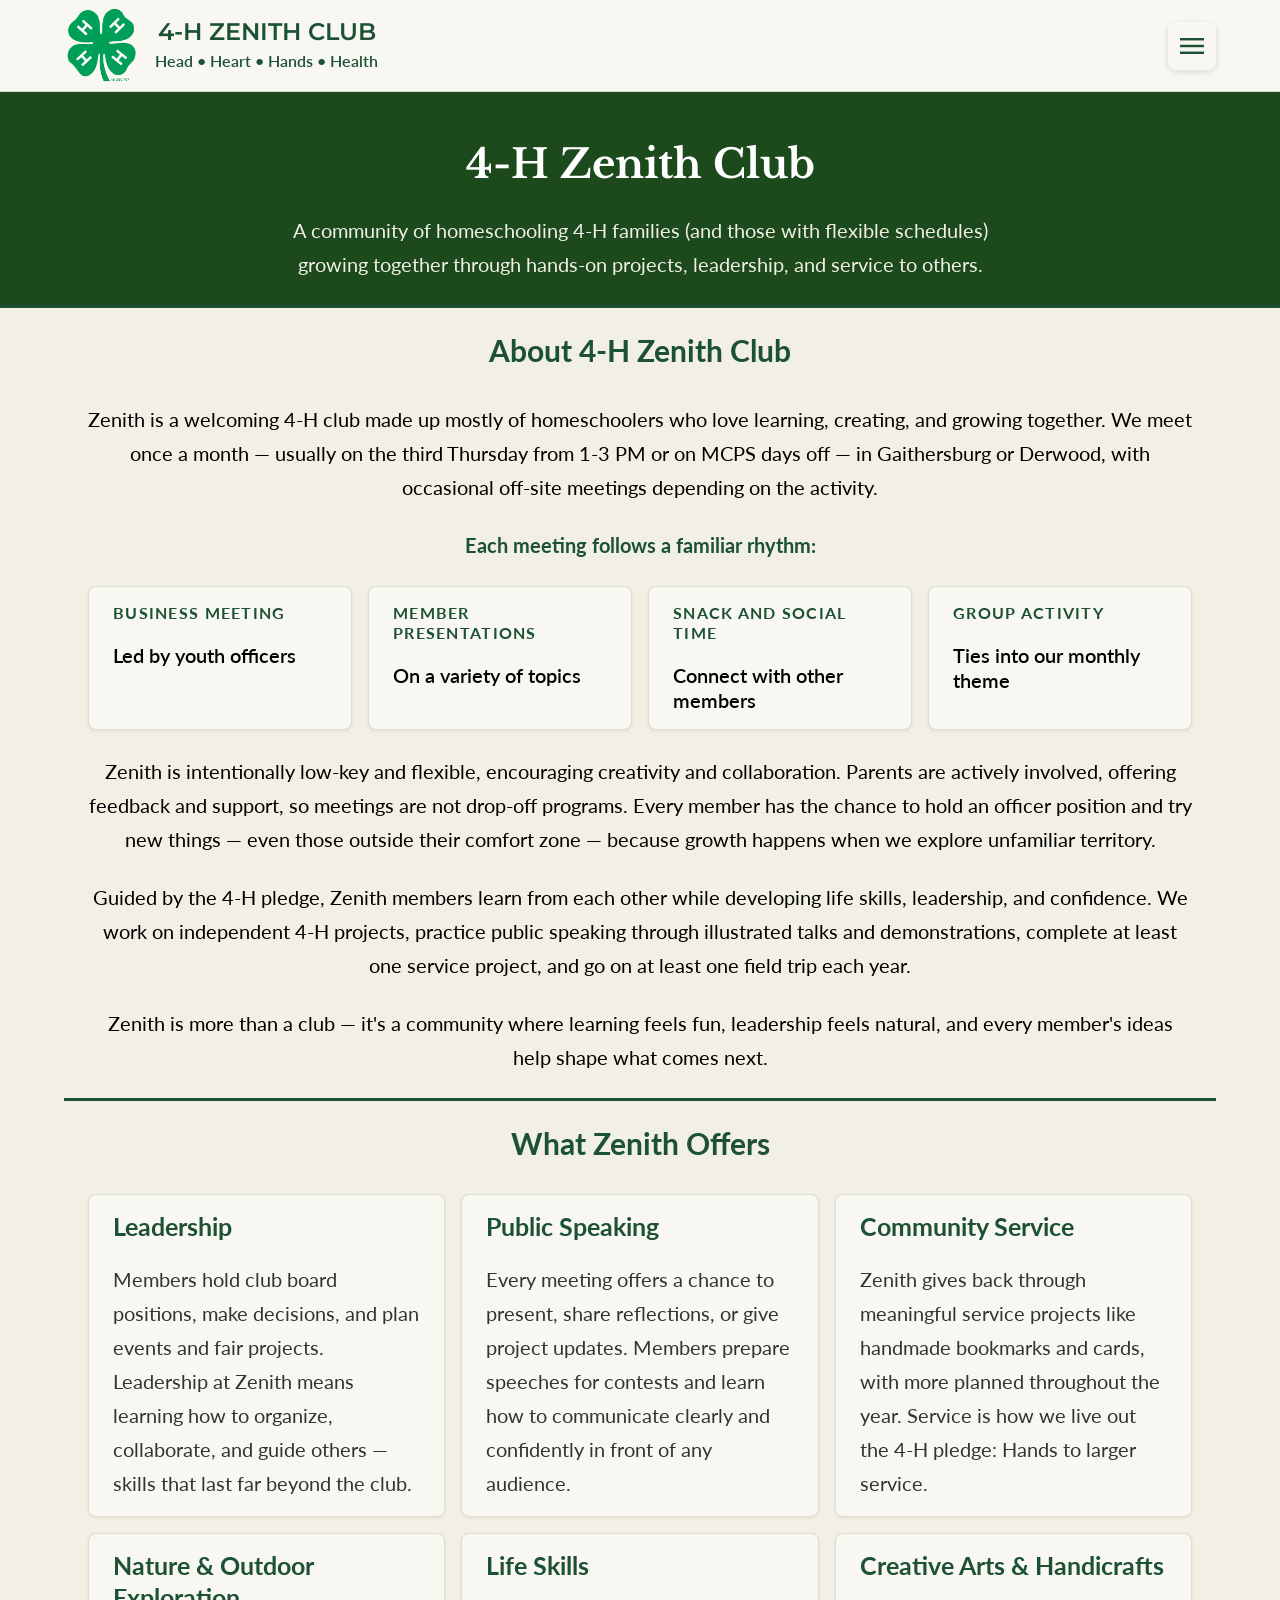
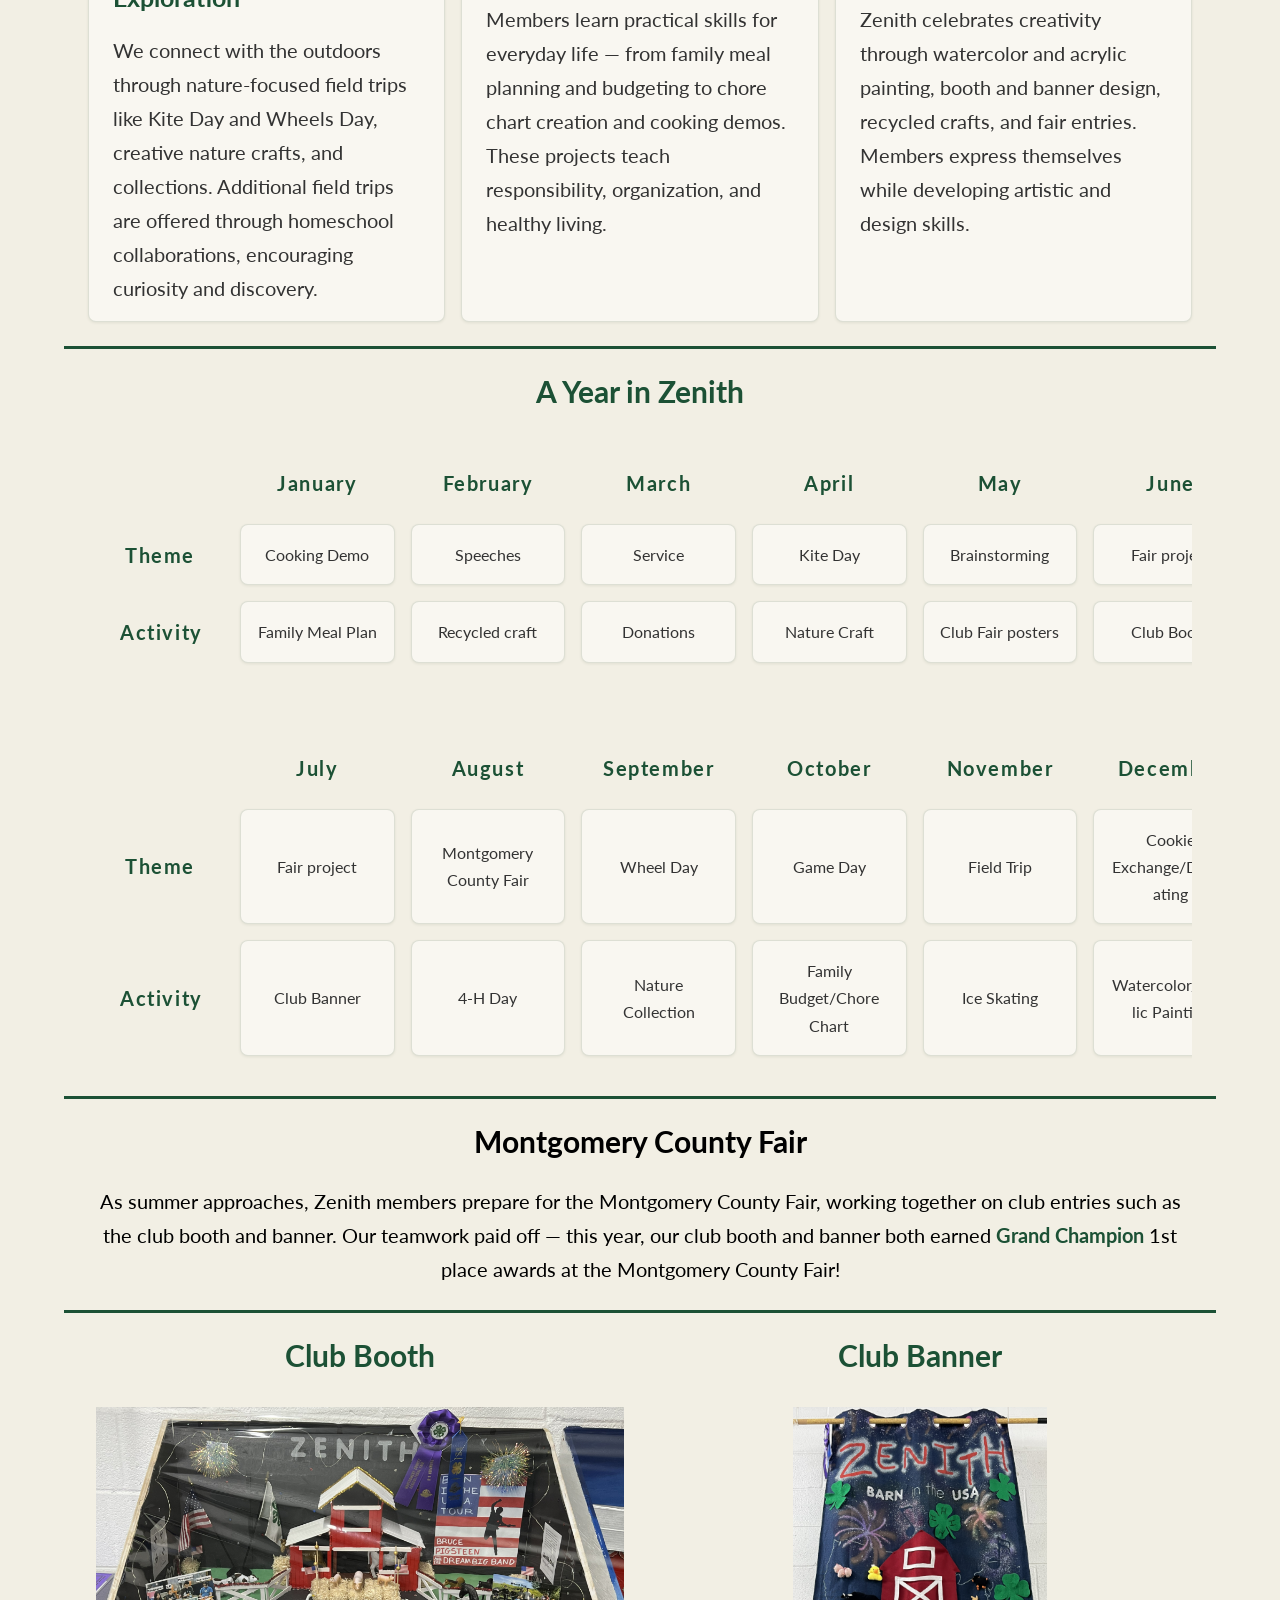
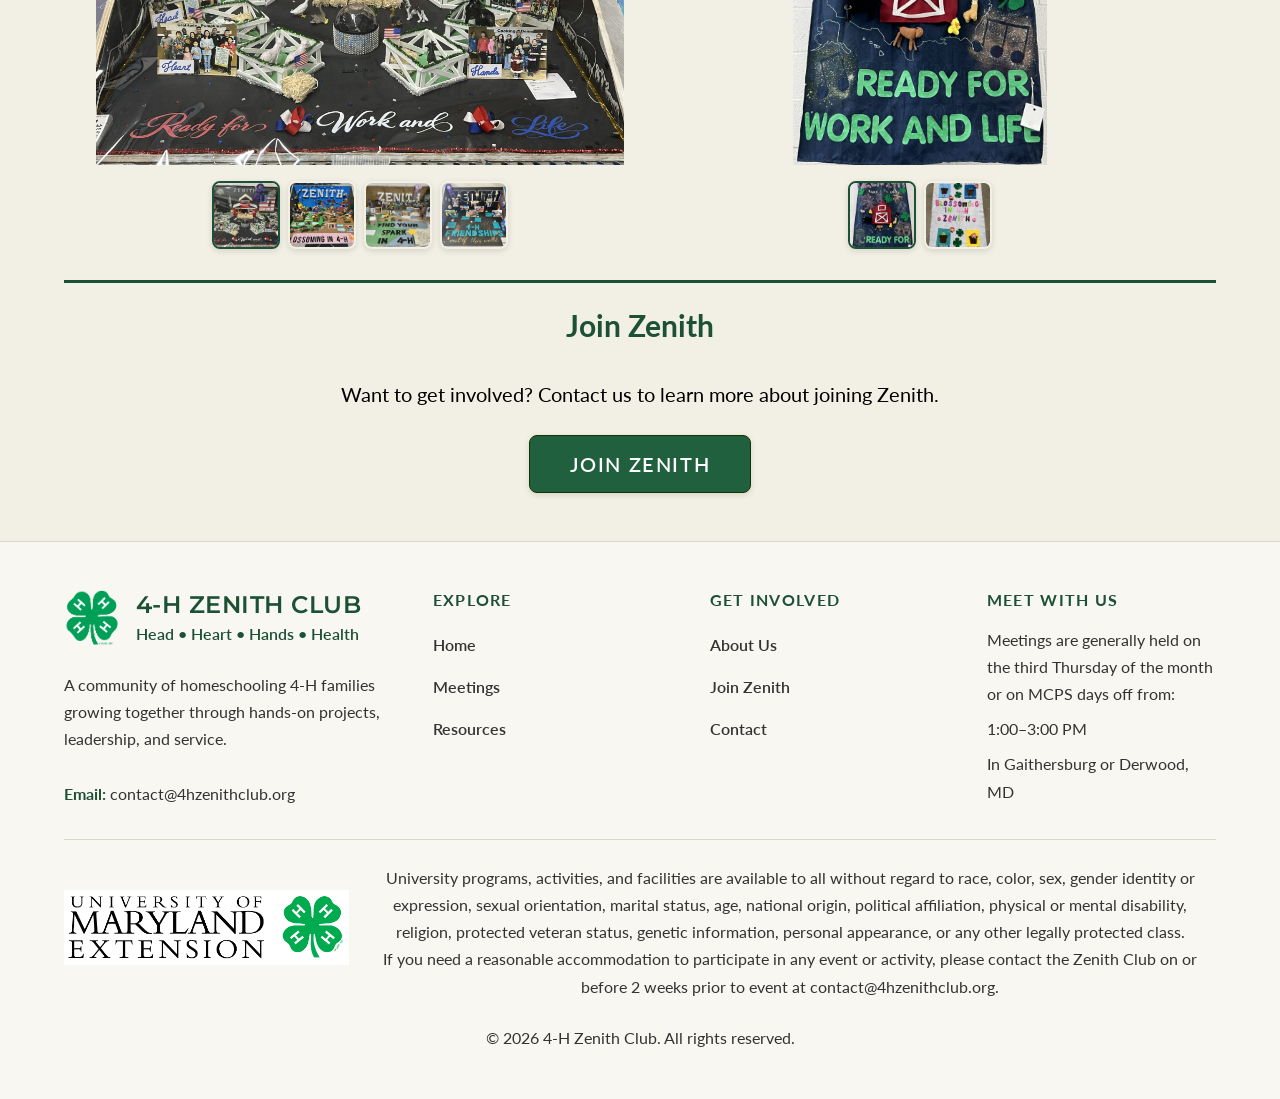
<file: index.html>
<!doctype html>
<html lang="en">
  <head>
    <meta charset="UTF-8" />
    <meta name="viewport" content="width=device-width, initial-scale=1.0" />
    <title>4-H Zenith Club | Home</title>
    <link rel="icon" type="image/svg+xml" href="/assets/images/zenith-logo/favicon.svg" />
    <link rel="icon" type="image/png" sizes="96x96" href="/assets/images/zenith-logo/favicon-96x96.png" />
    <link rel="shortcut icon" href="/assets/images/zenith-logo/favicon.ico" />
    <link rel="apple-touch-icon" sizes="180x180" href="/assets/images/zenith-logo/apple-touch-icon.png" />
    <link rel="manifest" href="/assets/images/zenith-logo/site.webmanifest" />
    <link rel="stylesheet" href="/css/main.css" />
    <script src="/js/nav.js" defer></script>
    <script src="/js/gallery.js" defer></script>
    <link rel="preconnect" href="https://fonts.googleapis.com" />
    <link rel="preconnect" href="https://fonts.gstatic.com" crossorigin />
    <link
      href="https://fonts.googleapis.com/css2?family=Lato:wght@400;500;600;700&family=Libre+Baskerville:wght@400;700&family=Montserrat:wght@400;500;600;700&display=swap"
      rel="stylesheet"
    />
  </head>
  <body>
    <header></header>
    <main class="page-main">
      <section class="hero hero--home" id="hero">
        <h1>4-H Zenith Club</h1>
        <p class="lead">
          A community of homeschooling 4-H families (and those with flexible
          schedules) <br />growing together through hands-on projects,
          leadership, and service to others.
        </p>
      </section>

      <section class="content-section" id="about-zenith">
        <h2>About 4-H Zenith Club</h2>
        <div class="prose">
          <p>
            Zenith is a welcoming 4-H club made up mostly of homeschoolers who
            love learning, creating, and growing together. We meet once a month
            — usually on the third Thursday from 1-3 PM or on MCPS days off — in Gaithersburg or
            Derwood, with occasional off-site meetings depending on the
            activity.
          </p>
          <p><strong>Each meeting follows a familiar rhythm:</strong></p>
          <ul class="layout-grid cols-4 cards-sm type-card">
            <li>
              <h3 class="card-label">Business meeting</h3>
              <p class="card-value">Led by youth officers</p>
            </li>
            <li>
              <h3 class="card-label">Member presentations</h3>
              <p class="card-value">On a variety of topics</p>
            </li>
            <li>
              <h3 class="card-label">Snack and social time</h3>
              <p class="card-value">Connect with other members</p>
            </li>
            <li>
              <h3 class="card-label">Group activity</h3>
              <p class="card-value">Ties into our monthly theme</p>
            </li>
          </ul>

          <p>
            Zenith is intentionally low-key and flexible, encouraging creativity
            and collaboration. Parents are actively involved, offering feedback
            and support, so meetings are not drop-off programs. Every member has
            the chance to hold an officer position and try new things — even
            those outside their comfort zone — because growth happens when we
            explore unfamiliar territory.
          </p>
          <p>
            Guided by the 4-H pledge, Zenith members learn from each other while
            developing life skills, leadership, and confidence. We work on
            independent 4-H projects, practice public speaking through
            illustrated talks and demonstrations, complete at least one service
            project, and go on at least one field trip each year.
          </p>
          <p>
            Zenith is more than a club — it's a community where learning feels
            fun, leadership feels natural, and every member's ideas help shape
            what comes next.
          </p>
        </div>
      </section>

      <section class="content-section" id="zenith-focus">
        <h2>What Zenith Offers</h2>
        <ul class="layout-grid cols-3 cards-md type-card">
          <li>
            <h3>Leadership</h3>
            <p>
              Members hold club board positions, make decisions, and plan events
              and fair projects. Leadership at Zenith means learning how to
              organize, collaborate, and guide others — skills that last far
              beyond the club.
            </p>
          </li>
          <li>
            <h3>Public Speaking</h3>
            <p>
              Every meeting offers a chance to present, share reflections, or
              give project updates. Members prepare speeches for contests and
              learn how to communicate clearly and confidently in front of any
              audience.
            </p>
          </li>
          <li>
            <h3>Community Service</h3>
            <p>
              Zenith gives back through meaningful service projects like
              handmade bookmarks and cards, with more planned throughout the
              year. Service is how we live out the 4-H pledge: Hands to larger
              service.
            </p>
          </li>
          <li>
            <h3>Nature &amp; Outdoor Exploration</h3>
            <p>
              We connect with the outdoors through nature-focused field trips
              like Kite Day and Wheels Day, creative nature crafts, and
              collections. Additional field trips are offered through homeschool
              collaborations, encouraging curiosity and discovery.
            </p>
          </li>
          <li>
            <h3>Life Skills</h3>
            <p>
              Members learn practical skills for everyday life — from family
              meal planning and budgeting to chore chart creation and cooking
              demos. These projects teach responsibility, organization, and
              healthy living.
            </p>
          </li>
          <li>
            <h3>Creative Arts &amp; Handicrafts</h3>
            <p>
              Zenith celebrates creativity through watercolor and acrylic
              painting, booth and banner design, recycled crafts, and fair
              entries. Members express themselves while developing artistic and
              design skills.
            </p>
          </li>
        </ul>
      </section>
      <section class="content-section" id="a-year-in-zenith">
        <h2>A Year in Zenith</h2>
        <div class="table-scroll" style="margin-bottom: var(--space-md)">
          <table class="card-table card-table--months">
            <thead>
              <tr>
                <th class="card-table__corner" scope="col"></th>
                <th scope="col">January</th>
                <th scope="col">February</th>
                <th scope="col">March</th>
                <th scope="col">April</th>
                <th scope="col">May</th>
                <th scope="col">June</th>
              </tr>
            </thead>
            <tbody>
              <tr>
                <th scope="row">Theme</th>
                <td class="card-value">Cooking Demo</td>
                <td class="card-value">Speeches</td>
                <td class="card-value">Service</td>
                <td class="card-value">Kite Day</td>
                <td class="card-value">Brainstorming</td>
                <td class="card-value">Fair project</td>
              </tr>
              <tr>
                <th scope="row">Activity</th>
                <td class="card-value">Family Meal Plan</td>
                <td class="card-value">Recycled craft</td>
                <td class="card-value">Donations</td>
                <td class="card-value">Nature Craft</td>
                <td class="card-value">Club Fair posters</td>
                <td class="card-value">Club Booth</td>
              </tr>
            </tbody>
          </table>
        </div>
        <div class="table-scroll">
          <table class="card-table card-table--months">
            <thead>
              <tr>
                <th class="card-table__corner" scope="col"></th>
                <th scope="col">July</th>
                <th scope="col">August</th>
                <th scope="col">September</th>
                <th scope="col">October</th>
                <th scope="col">November</th>
                <th scope="col">December</th>
              </tr>
            </thead>
            <tbody>
              <tr>
                <th scope="row">Theme</th>
                <td class="card-value">Fair project</td>
                <td class="card-value">Montgomery County Fair</td>
                <td class="card-value">Wheel Day</td>
                <td class="card-value">Game Day</td>
                <td class="card-value">Field Trip</td>
                <td class="card-value">Cookie Exchange/Decorating</td>
              </tr>
              <tr>
                <th scope="row">Activity</th>
                <td class="card-value">Club Banner</td>
                <td class="card-value">4-H Day</td>
                <td class="card-value">Nature Collection</td>
                <td class="card-value">Family Budget/Chore Chart</td>
                <td class="card-value">Ice Skating</td>
                <td class="card-value">Watercolor/Acrylic Painting</td>
              </tr>
            </tbody>
          </table>
        </div>
      </section>

      <section class="content-section" id="county-fair">
        <div class="prose">
          <h2>Montgomery County Fair</h2>
          <p>
            As summer approaches, Zenith members prepare for the Montgomery
            County Fair, working together on club entries such as the club booth
            and banner. Our teamwork paid off — this year, our club booth and
            banner both earned <strong>Grand Champion</strong> 1st place awards at the Montgomery County Fair!
          </p>
        </div>
      </section>
      <section class="layout-grid cols-2 snap">
        <section class="content-section" id="club-booth">
          <h2>Club Booth</h2>
          <figure class="gallery" data-autoplay="5000">
            <div class="gallery__viewport">
              <ul class="gallery__track">
                <li class="gallery__slide is-active">
                  <img
                    src="/assets/images/awards/2026 Booth.jpg"
                    alt="2026 club booth at the Montgomery County Fair"
                  />
                </li>
                <li class="gallery__slide">
                  <img
                    src="/assets/images/awards/2025 Booth.jpg"
                    alt="2025 club booth at the Montgomery County Fair"
                  />
                </li>
                <li class="gallery__slide">
                  <img
                    src="/assets/images/awards/2024 Booth.JPG"
                    alt="2024 club booth at the Montgomery County Fair"
                  />
                </li>
                <li class="gallery__slide">
                  <img
                    src="/assets/images/awards/2023 Booth.JPG"
                    alt="2023 club booth at the Montgomery County Fair"
                  />
                </li>
              </ul>
            </div>
            <ul class="gallery-thumbnails" aria-label="Booth photos"></ul>
          </figure>
        </section>
        <section class="content-section" id="club-banner">
          <h2>Club Banner</h2>
          <figure class="gallery" data-autoplay="5000">
            <div class="gallery__viewport">
              <ul class="gallery__track">
                <li class="gallery__slide is-active">
                  <img
                    src="/assets/images/awards/2026 Banner.jpg"
                    alt="2026 club banner at the Montgomery County Fair"
                  />
                </li>
                <li class="gallery__slide">
                  <img
                    src="/assets/images/awards/2025 Banner.jpg"
                    alt="2025 club banner at the Montgomery County Fair"
                  />
                </li>
              </ul>
            </div>
            <ul class="gallery-thumbnails" aria-label="Banner photos"></ul>
          </figure>
        </section>
      </section>

      <section class="content-section" id="join-zenith">
        <h2>Join Zenith</h2>
        <div class="prose">
          <p>
            Want to get involved? Contact us to learn more about joining Zenith.
          </p>
        </div>
        <a href="/join/" class="button button-primary button-large"
          >Join Zenith</a
        >
      </section>
    </main>
    <footer></footer>
  </body>
</html>
</file>
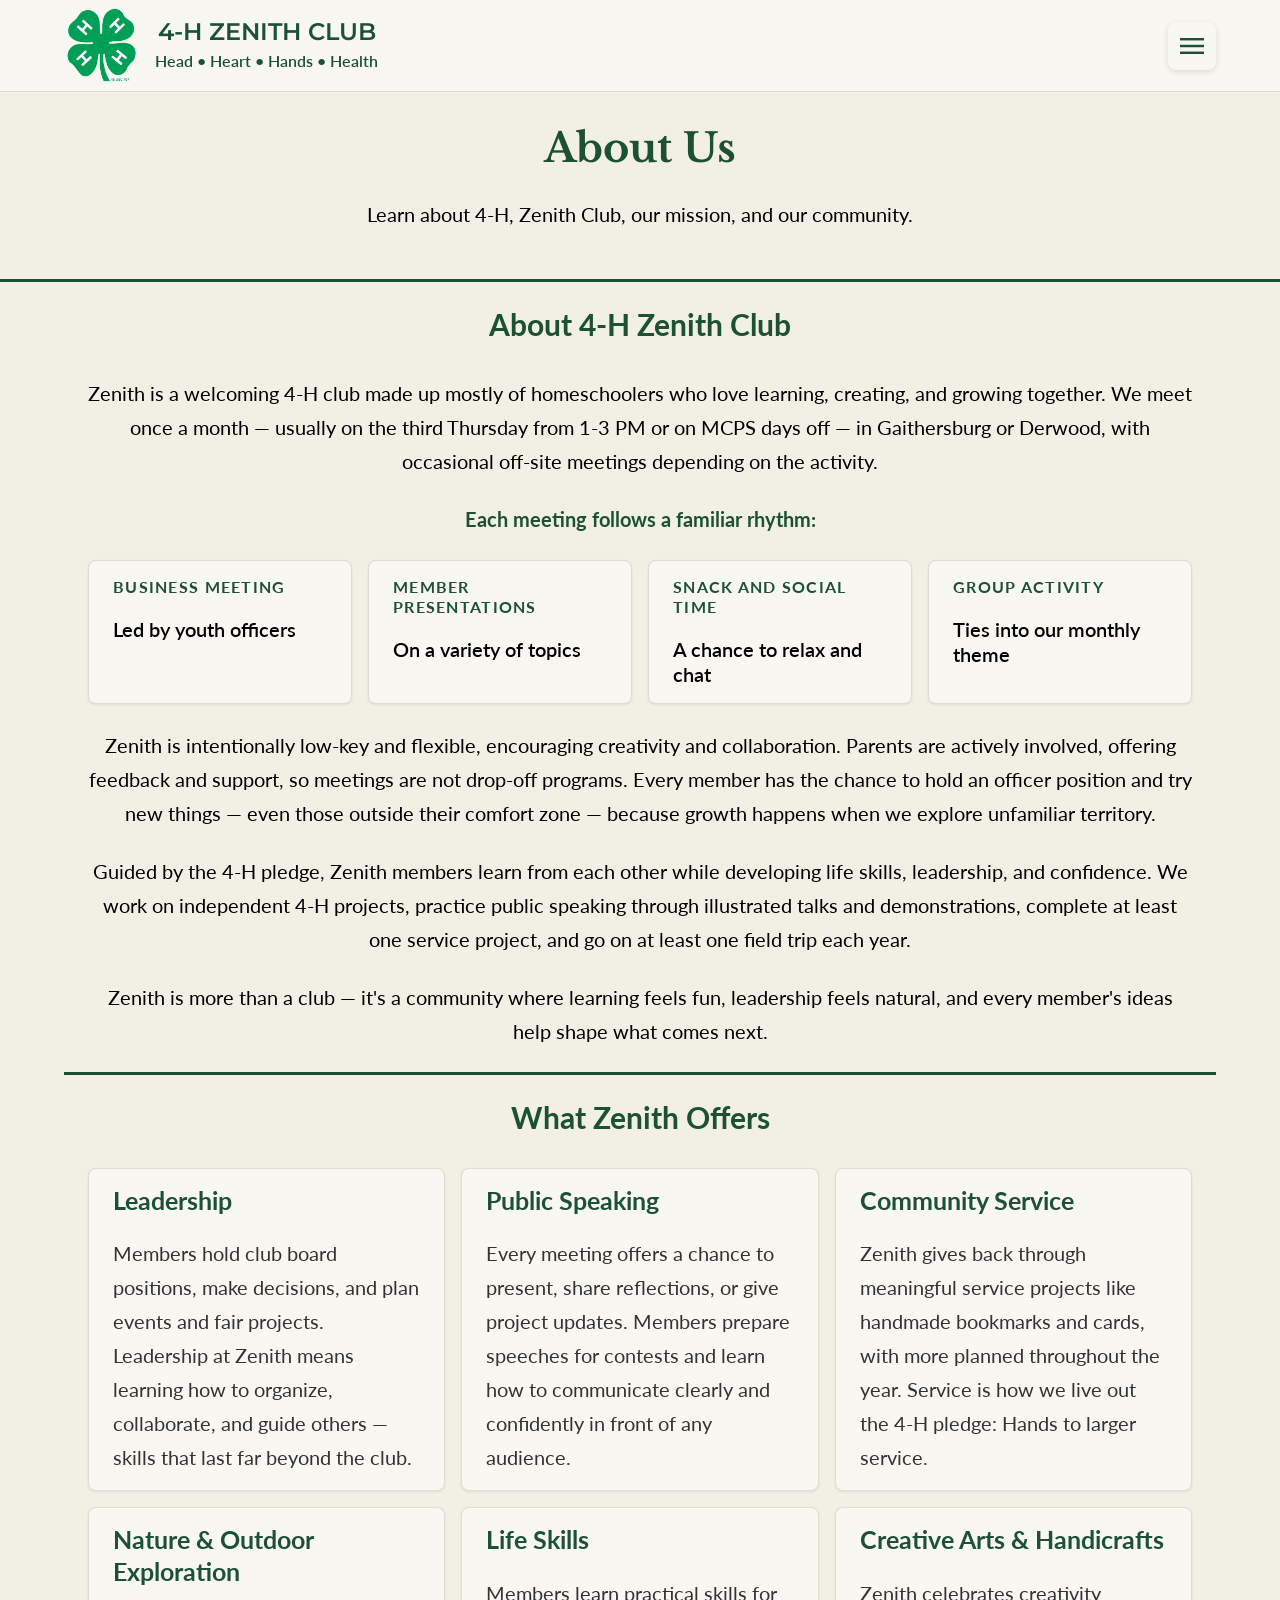
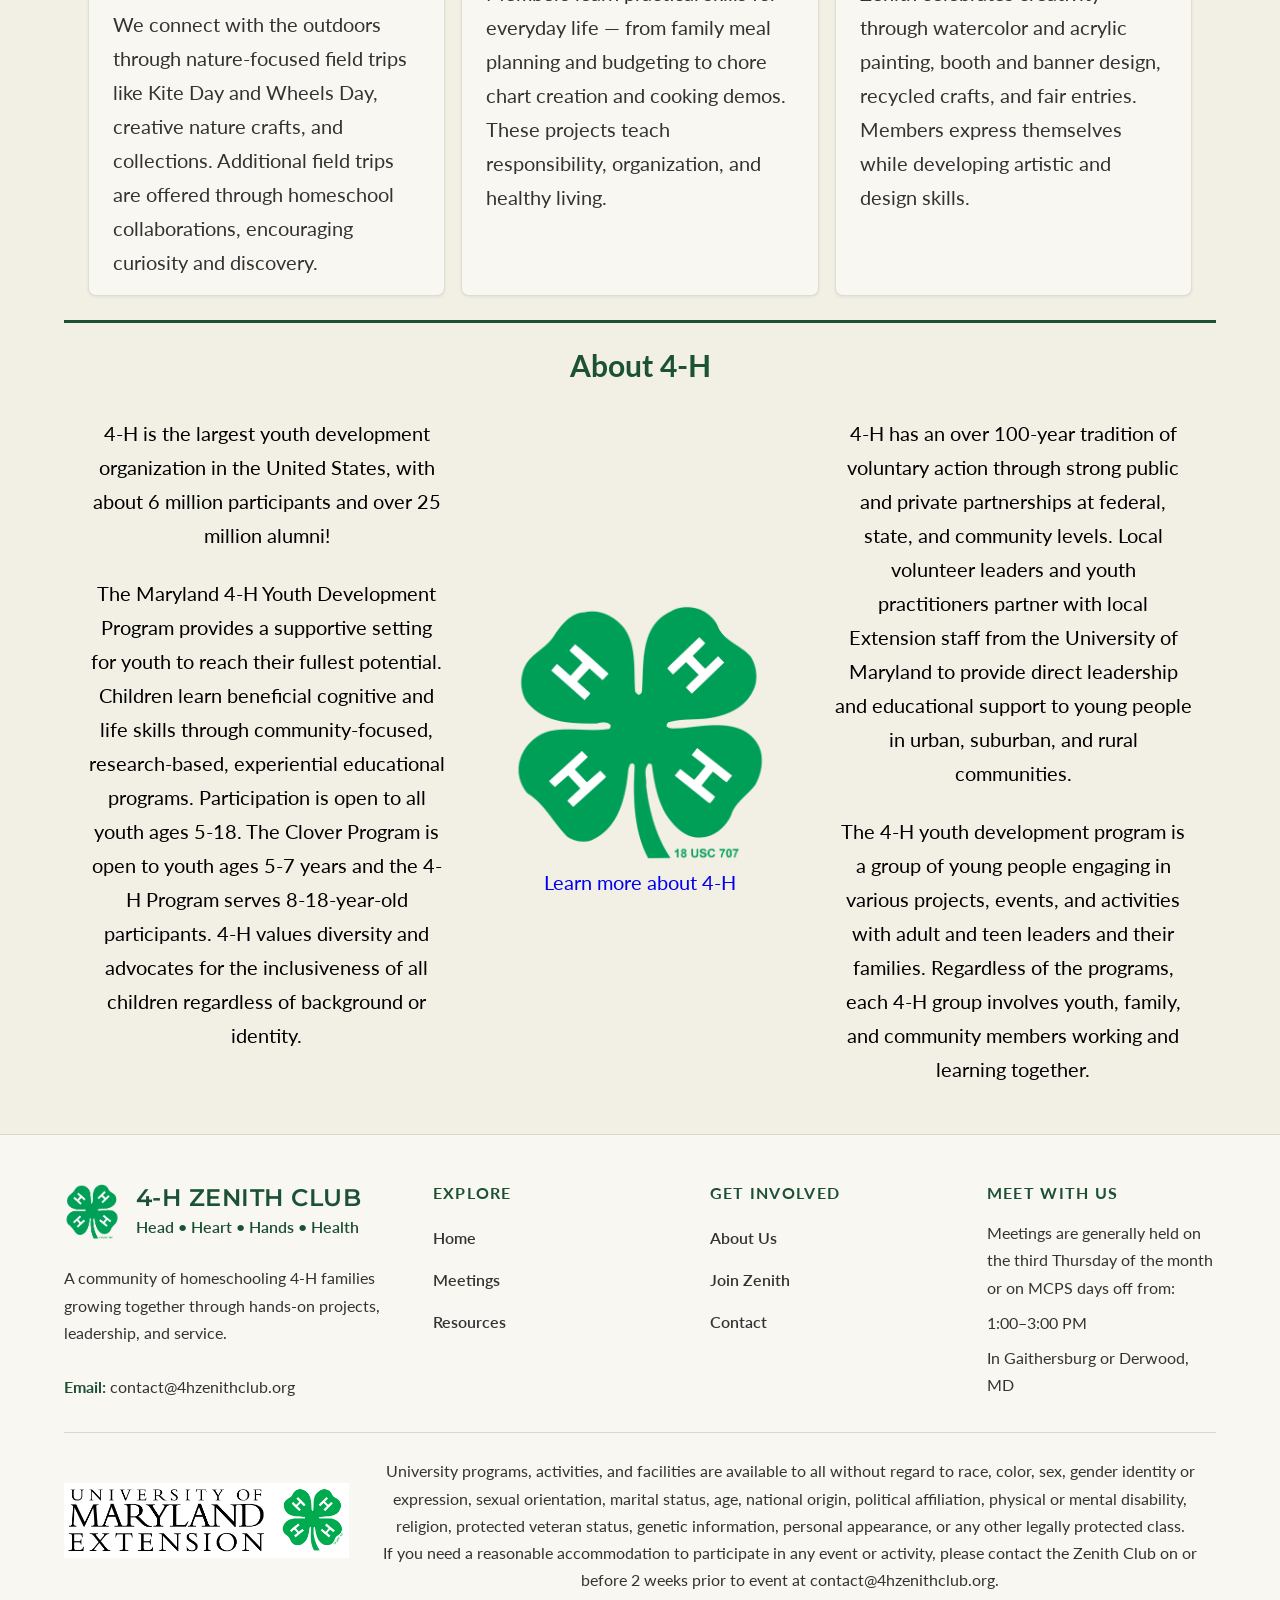
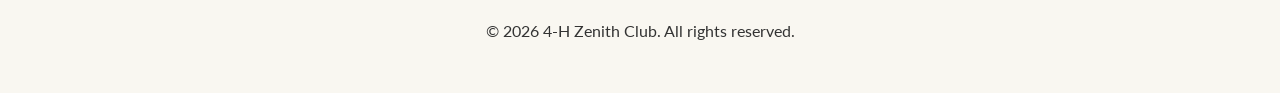
<file: about/index.html>
<!doctype html>
<html lang="en">
  <head>
    <meta charset="UTF-8" />
    <meta name="viewport" content="width=device-width, initial-scale=1.0" />
    <title>4-H Zenith Club | About Us</title>
    <link rel="icon" type="image/svg+xml" href="/assets/images/zenith-logo/favicon.svg" />
    <link rel="icon" type="image/png" sizes="96x96" href="/assets/images/zenith-logo/favicon-96x96.png" />
    <link rel="shortcut icon" href="/assets/images/zenith-logo/favicon.ico" />
    <link rel="apple-touch-icon" sizes="180x180" href="/assets/images/zenith-logo/apple-touch-icon.png" />
    <link rel="manifest" href="/assets/images/zenith-logo/site.webmanifest" />
    <link rel="stylesheet" href="/css/main.css" />
    <script src="/js/nav.js" defer></script>
    <link rel="preconnect" href="https://fonts.googleapis.com" />
    <link rel="preconnect" href="https://fonts.gstatic.com" crossorigin />
    <link
      href="https://fonts.googleapis.com/css2?family=Lato:wght@400;500;600;700&family=Libre+Baskerville:wght@400;700&family=Montserrat:wght@400;500;600;700&display=swap"
      rel="stylesheet"
    />
  </head>
  <body>
    <header></header>
    <main class="page-main">
      <section class="hero" id="hero">
        <h1>About Us</h1>
        <p>Learn about 4-H, Zenith Club, our mission, and our community.</p>
      </section>

      <section class="content-section" id="about-zenith">
        <h2>About 4-H Zenith Club</h2>
        <div class="prose">
          <p>
            Zenith is a welcoming 4-H club made up mostly of homeschoolers who
            love learning, creating, and growing together. We meet once a month
            — usually on the third Thursday from 1-3 PM or on MCPS days off — in
            Gaithersburg or Derwood, with occasional off-site meetings depending
            on the activity.
          </p>
          <p><strong>Each meeting follows a familiar rhythm:</strong></p>
          <ol class="layout-grid cols-4 cards-sm type-card">
            <li>
              <h3 class="card-label">Business meeting</h3>
              <p class="card-value">Led by youth officers</p>
            </li>
            <li>
              <h3 class="card-label">Member presentations</h3>
              <p class="card-value">On a variety of topics</p>
            </li>
            <li>
              <h3 class="card-label">Snack and social time</h3>
              <p class="card-value">A chance to relax and chat</p>
            </li>
            <li>
              <h3 class="card-label">Group activity</h3>
              <p class="card-value">Ties into our monthly theme</p>
            </li>
          </ol>

          <p>
            Zenith is intentionally low-key and flexible, encouraging creativity
            and collaboration. Parents are actively involved, offering feedback
            and support, so meetings are not drop-off programs. Every member has
            the chance to hold an officer position and try new things — even
            those outside their comfort zone — because growth happens when we
            explore unfamiliar territory.
          </p>
          <p>
            Guided by the 4-H pledge, Zenith members learn from each other while
            developing life skills, leadership, and confidence. We work on
            independent 4-H projects, practice public speaking through
            illustrated talks and demonstrations, complete at least one service
            project, and go on at least one field trip each year.
          </p>
          <p>
            Zenith is more than a club — it's a community where learning feels
            fun, leadership feels natural, and every member's ideas help shape
            what comes next.
          </p>
        </div>
      </section>

      <section class="content-section" id="zenith-focus">
        <h2>What Zenith Offers</h2>
        <ul class="layout-grid cols-3 cards-md type-card">
          <li>
            <h3>Leadership</h3>
            <p>
              Members hold club board positions, make decisions, and plan events
              and fair projects. Leadership at Zenith means learning how to
              organize, collaborate, and guide others — skills that last far
              beyond the club.
            </p>
          </li>
          <li>
            <h3>Public Speaking</h3>
            <p>
              Every meeting offers a chance to present, share reflections, or
              give project updates. Members prepare speeches for contests and
              learn how to communicate clearly and confidently in front of any
              audience.
            </p>
          </li>
          <li>
            <h3>Community Service</h3>
            <p>
              Zenith gives back through meaningful service projects like
              handmade bookmarks and cards, with more planned throughout the
              year. Service is how we live out the 4-H pledge: Hands to larger
              service.
            </p>
          </li>
          <li>
            <h3>Nature &amp; Outdoor Exploration</h3>
            <p>
              We connect with the outdoors through nature-focused field trips
              like Kite Day and Wheels Day, creative nature crafts, and
              collections. Additional field trips are offered through homeschool
              collaborations, encouraging curiosity and discovery.
            </p>
          </li>
          <li>
            <h3>Life Skills</h3>
            <p>
              Members learn practical skills for everyday life — from family
              meal planning and budgeting to chore chart creation and cooking
              demos. These projects teach responsibility, organization, and
              healthy living.
            </p>
          </li>
          <li>
            <h3>Creative Arts &amp; Handicrafts</h3>
            <p>
              Zenith celebrates creativity through watercolor and acrylic
              painting, booth and banner design, recycled crafts, and fair
              entries. Members express themselves while developing artistic and
              design skills.
            </p>
          </li>
        </ul>
      </section>

      <section class="content-section" id="about-4-H">
        <h2>About 4-H</h2>
        <div class="layout-grid cols-3 snap">
          <div class="prose">
            <p>
              4-H is the largest youth development organization in the United
              States, with about 6 million participants and over 25 million
              alumni!
            </p>
            <p>
              The Maryland 4-H Youth Development Program provides a supportive
              setting for youth to reach their fullest potential. Children learn
              beneficial cognitive and life skills through community-focused,
              research-based, experiential educational programs. Participation
              is open to all youth ages 5-18. The Clover Program is open to
              youth ages 5-7 years and the 4-H Program serves 8-18-year-old
              participants. 4-H values diversity and advocates for the
              inclusiveness of all children regardless of background or
              identity.
            </p>
          </div>
          <figure class="content-media">
            <img src="/assets/images/4h-logo.png" alt="4-H clover logo" />
            <p>
              <a
                href="https://extension.umd.edu/programs/4-h-youth-development/"
                target="_blank"
                rel="noopener"
                >Learn more about 4-H</a
              >
            </p>
          </figure>
          <div class="prose">
            <p>
              4-H has an over 100-year tradition of voluntary action through
              strong public and private partnerships at federal, state, and
              community levels. Local volunteer leaders and youth practitioners
              partner with local Extension staff from the University of Maryland
              to provide direct leadership and educational support to young
              people in urban, suburban, and rural communities.
            </p>
            <p>
              The 4-H youth development program is a group of young people
              engaging in various projects, events, and activities with adult
              and teen leaders and their families. Regardless of the programs,
              each 4-H group involves youth, family, and community members
              working and learning together.
            </p>
          </div>
        </div>
      </section>
    </main>
    <footer></footer>
  </body>
</html>
</file>
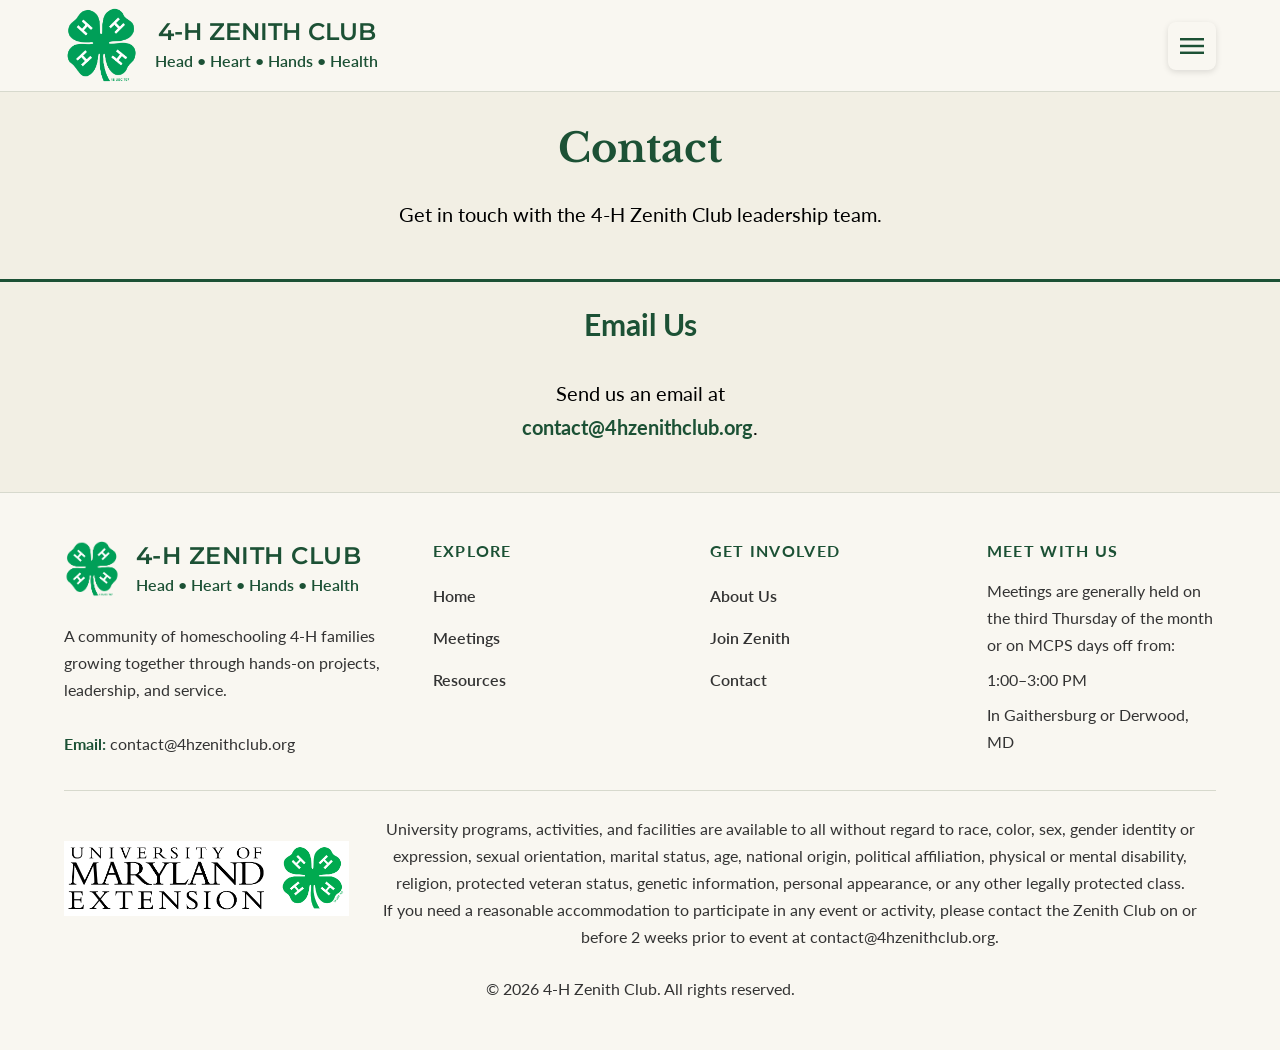
<file: contact/index.html>
<!doctype html>
<html lang="en">
  <head>
    <meta charset="UTF-8" />
    <meta name="viewport" content="width=device-width, initial-scale=1.0" />
    <title>4-H Zenith Club | Contact</title>
    <link rel="icon" type="image/svg+xml" href="/assets/images/zenith-logo/favicon.svg" />
    <link rel="icon" type="image/png" sizes="96x96" href="/assets/images/zenith-logo/favicon-96x96.png" />
    <link rel="shortcut icon" href="/assets/images/zenith-logo/favicon.ico" />
    <link rel="apple-touch-icon" sizes="180x180" href="/assets/images/zenith-logo/apple-touch-icon.png" />
    <link rel="manifest" href="/assets/images/zenith-logo/site.webmanifest" />
    <link rel="stylesheet" href="/css/main.css" />
    <script src="/js/nav.js" defer></script>
    <link rel="preconnect" href="https://fonts.googleapis.com" />
    <link rel="preconnect" href="https://fonts.gstatic.com" crossorigin />
    <link
      href="https://fonts.googleapis.com/css2?family=Lato:wght@400;500;600;700&family=Libre+Baskerville:wght@400;700&family=Montserrat:wght@400;500;600;700&display=swap"
      rel="stylesheet"
    />
  </head>
  <body>
    <header></header>
    <main class="page-main">
      <section class="hero" id="hero">
        <h1>Contact</h1>
        <p>Get in touch with the 4-H Zenith Club leadership team.</p>
      </section>
      <section class="content-section">
        <h2>Email Us</h2>
        <p>Send us an email at <br /><strong>contact@4hzenithclub.org</strong>.</p>
      </section>
    </main>
    <footer></footer>
  </body>
</html>
</file>
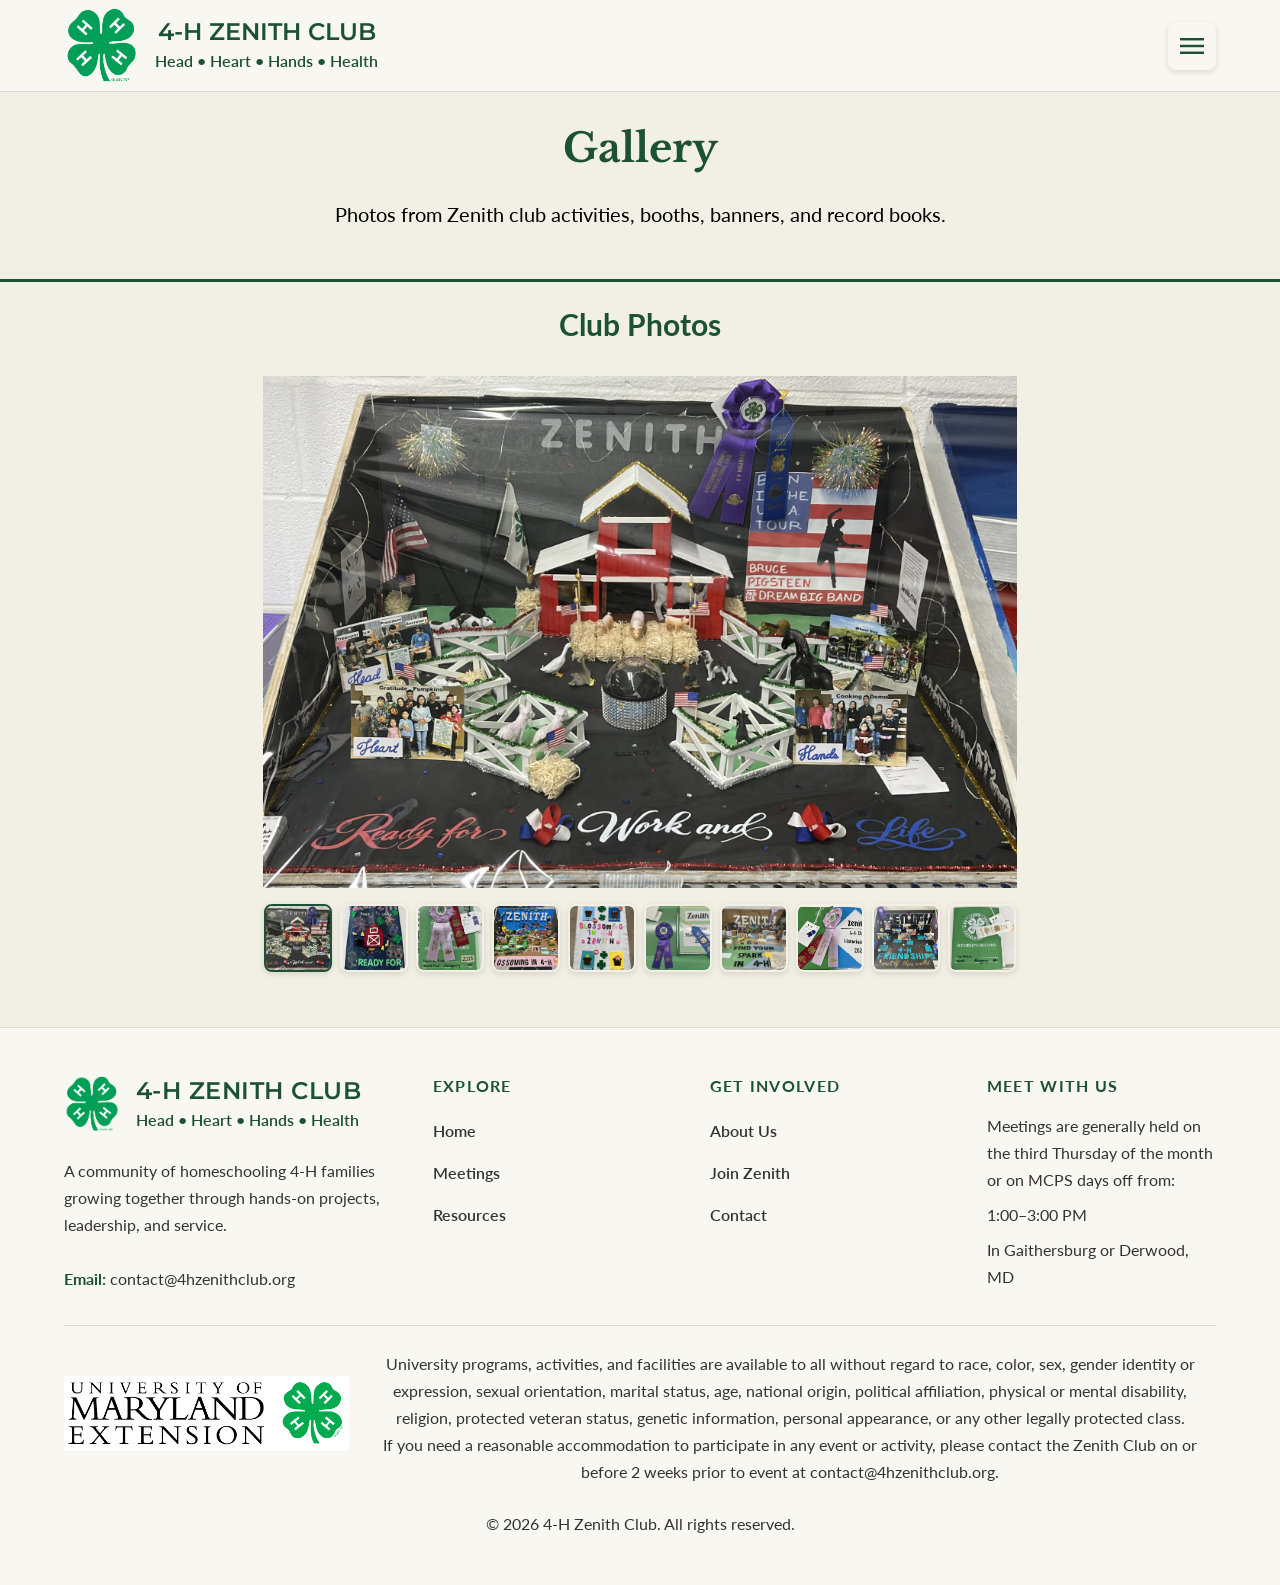
<file: gallery/index.html>
<!doctype html>
<html lang="en">
  <head>
    <meta charset="UTF-8" />
    <meta name="viewport" content="width=device-width, initial-scale=1.0" />
    <title>4-H Zenith Club | Gallery</title>
    <link rel="icon" type="image/svg+xml" href="/assets/images/zenith-logo/favicon.svg" />
    <link rel="icon" type="image/png" sizes="96x96" href="/assets/images/zenith-logo/favicon-96x96.png" />
    <link rel="shortcut icon" href="/assets/images/zenith-logo/favicon.ico" />
    <link rel="apple-touch-icon" sizes="180x180" href="/assets/images/zenith-logo/apple-touch-icon.png" />
    <link rel="manifest" href="/assets/images/zenith-logo/site.webmanifest" />
    <link rel="stylesheet" href="/css/main.css" />
    <script src="/js/nav.js" defer></script>
    <script src="/js/gallery.js" defer></script>
    <link rel="preconnect" href="https://fonts.googleapis.com" />
    <link rel="preconnect" href="https://fonts.gstatic.com" crossorigin />
    <link
      href="https://fonts.googleapis.com/css2?family=Lato:wght@400;500;600;700&family=Libre+Baskerville:wght@400;700&family=Montserrat:wght@400;500;600;700&display=swap"
      rel="stylesheet"
    />
  </head>
  <body>
    <header></header>
    <main class="page-main">
      <section class="hero" id="hero">
        <h1>Gallery</h1>
        <p>Photos from Zenith club activities, booths, banners, and record books.</p>
      </section>

      <section class="content-section" id="club-photos">
        <h2>Club Photos</h2>
        <figure class="gallery" data-autoplay="5000">
          <div class="gallery__viewport">
            <ul class="gallery__track">
              <li class="gallery__slide is-active">
                <img
                  src="/assets/images/gallery/2026 Booth.jpg"
                  alt="2026 club booth at the Montgomery County Fair"
                />
              </li>
              <li class="gallery__slide">
                <img
                  src="/assets/images/gallery/2026 Banner.jpg"
                  alt="2026 club banner at the Montgomery County Fair"
                />
              </li>
              <li class="gallery__slide">
                <img
                  src="/assets/images/gallery/2026 Historian Book for 2025.jpg"
                  alt="2026 historian book covering the 2025 club year"
                />
              </li>
              <li class="gallery__slide">
                <img
                  src="/assets/images/gallery/2025 Booth.jpg"
                  alt="2025 club booth at the Montgomery County Fair"
                />
              </li>
              <li class="gallery__slide">
                <img
                  src="/assets/images/gallery/2025 Banner.jpg"
                  alt="2025 club banner at the Montgomery County Fair"
                />
              </li>
              <li class="gallery__slide">
                <img
                  src="/assets/images/gallery/2025 Historian Book for 2024.jpg"
                  alt="2025 historian book covering the 2024 club year"
                />
              </li>
              <li class="gallery__slide">
                <img
                  src="/assets/images/gallery/2024 Booth.JPG"
                  alt="2024 club booth at the Montgomery County Fair"
                />
              </li>
              <li class="gallery__slide">
                <img
                  src="/assets/images/gallery/2024 Historian Book for 2023.JPG"
                  alt="2024 historian book covering the 2023 club year"
                />
              </li>
              <li class="gallery__slide">
                <img
                  src="/assets/images/gallery/2023 Booth.JPG"
                  alt="2023 club booth at the Montgomery County Fair"
                />
              </li>
              <li class="gallery__slide">
                <img
                  src="/assets/images/gallery/2023 Historian Book for 2022.JPG"
                  alt="2023 historian book covering the 2022 club year"
                />
              </li>
            </ul>
          </div>
          <ul class="gallery-thumbnails" aria-label="Club photos"></ul>
        </figure>
      </section>
    </main>
    <footer></footer>
  </body>
</html>
</file>
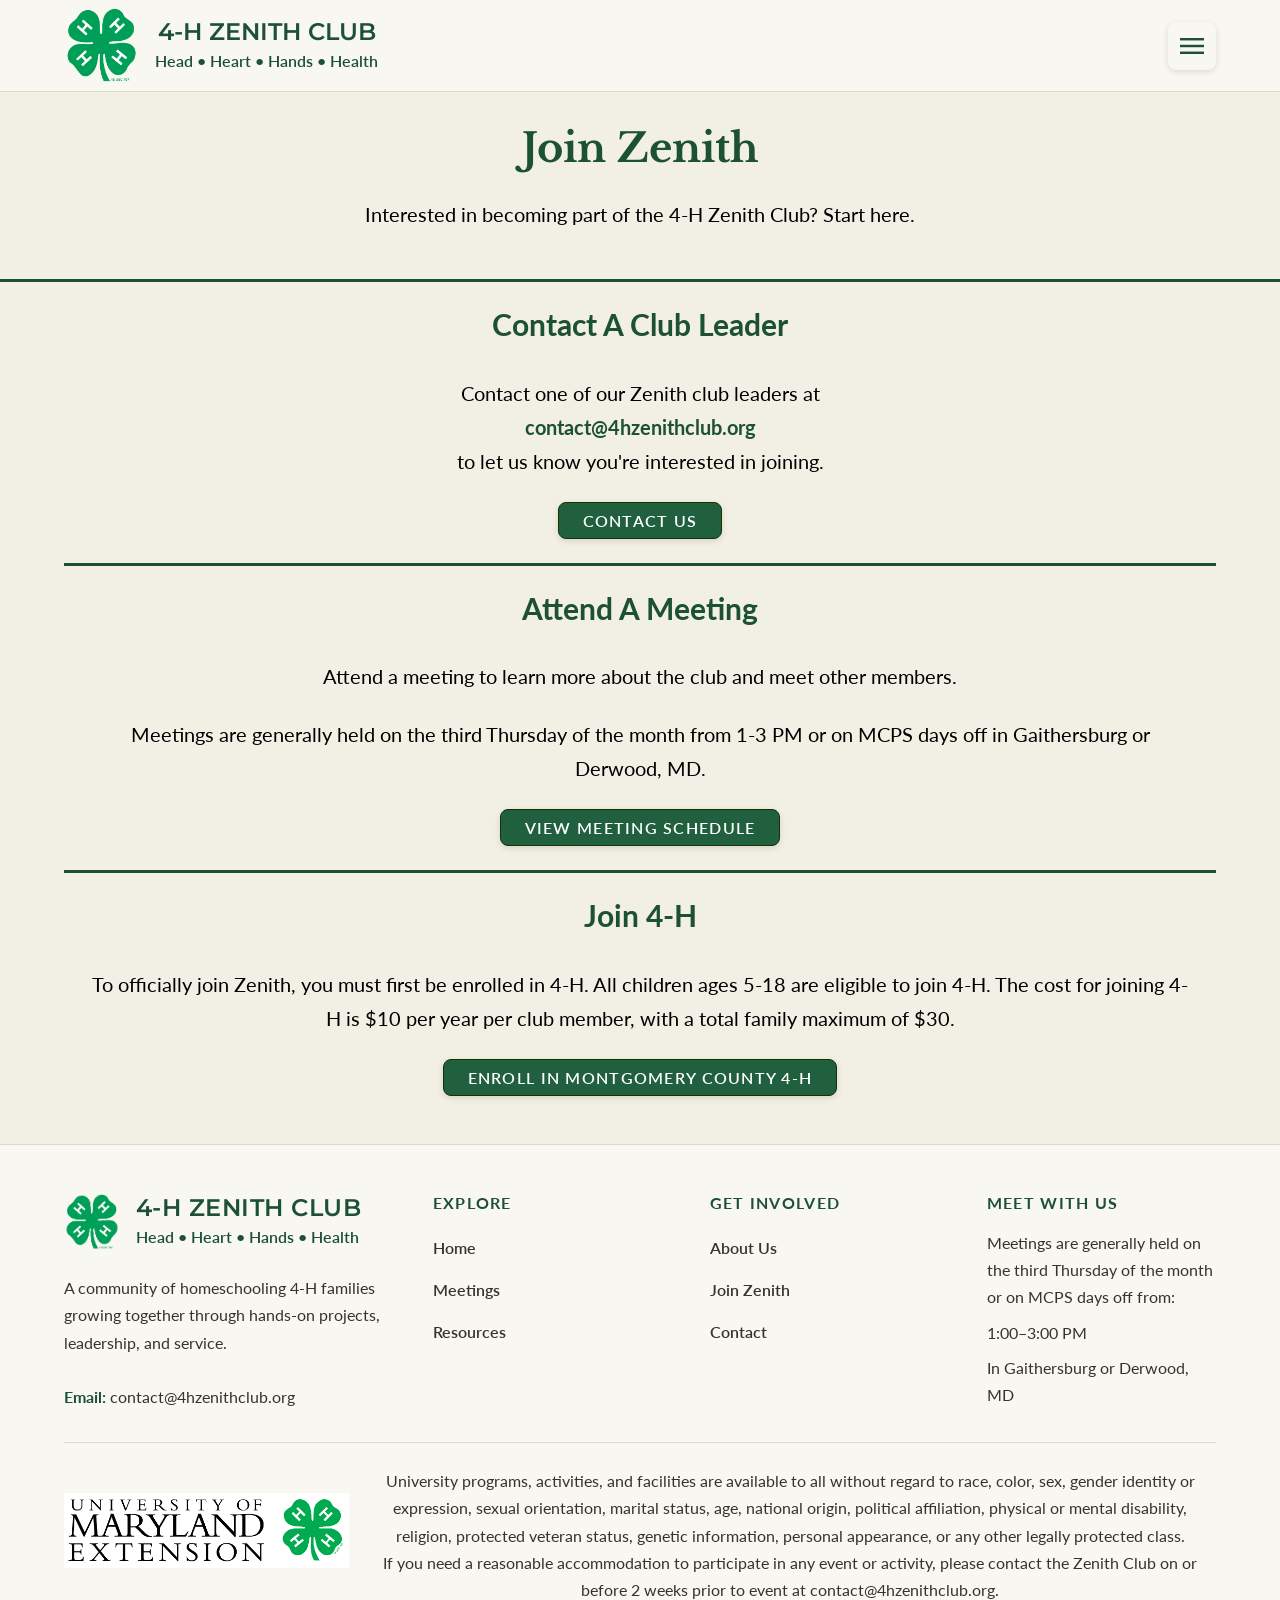
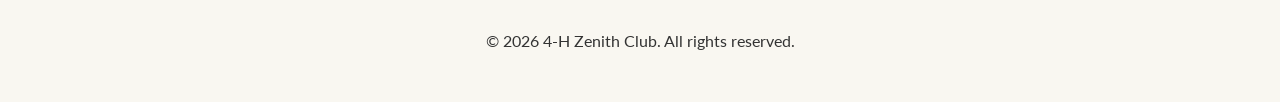
<file: join/index.html>
<!doctype html>
<html lang="en">
  <head>
    <meta charset="UTF-8" />
    <meta name="viewport" content="width=device-width, initial-scale=1.0" />
    <title>4-H Zenith Club | Join Us</title>
    <link
      rel="icon"
      type="image/svg+xml"
      href="/assets/images/zenith-logo/favicon.svg"
    />
    <link
      rel="icon"
      type="image/png"
      sizes="96x96"
      href="/assets/images/zenith-logo/favicon-96x96.png"
    />
    <link rel="shortcut icon" href="/assets/images/zenith-logo/favicon.ico" />
    <link
      rel="apple-touch-icon"
      sizes="180x180"
      href="/assets/images/zenith-logo/apple-touch-icon.png"
    />
    <link rel="manifest" href="/assets/images/zenith-logo/site.webmanifest" />
    <link rel="stylesheet" href="/css/main.css" />
    <script src="/js/nav.js" defer></script>
    <link rel="preconnect" href="https://fonts.googleapis.com" />
    <link rel="preconnect" href="https://fonts.gstatic.com" crossorigin />
    <link
      href="https://fonts.googleapis.com/css2?family=Lato:wght@400;500;600;700&family=Libre+Baskerville:wght@400;700&family=Montserrat:wght@400;500;600;700&display=swap"
      rel="stylesheet"
    />
  </head>
  <body>
    <header></header>
    <main class="page-main">
      <section class="hero" id="hero">
        <h1>Join Zenith</h1>
        <p>Interested in becoming part of the 4-H Zenith Club? Start here.</p>
      </section>
      <section class="content-section">
        <h2>Contact A Club Leader</h2>
        <div class="prose">
          <p>
            Contact one of our Zenith club leaders at <br />
            <strong>contact@4hzenithclub.org</strong>
            <br />
            to let us know you're interested in joining.
          </p>
        </div>
        <a class="button button-primary button-small" href="/contact"
          >Contact Us</a
        >
      </section>
      <section class="content-section">
        <h2>Attend A Meeting</h2>
        <div class="prose">
          <p>
            Attend a meeting to learn more about the club and meet other
            members.
          </p>
          <p>
            Meetings are generally held on the third Thursday of the month from
            1-3 PM or on MCPS days off in Gaithersburg or Derwood, MD.
          </p>
        </div>
        <a class="button button-primary button-small" href="/meetings"
          >View Meeting Schedule</a
        >
      </section>
      <section class="content-section">
        <h2>Join 4-H</h2>
        <div class="prose">
          <p>
            To officially join Zenith, you must first be enrolled in 4-H. All
            children ages 5-18 are eligible to join 4-H. The cost for joining
            4-H is $10 per year per club member, with a total family maximum of
            $30.
          </p>
        </div>
        <a
          class="button button-primary button-small"
          href="https://extension.umd.edu/locations/montgomery-county/4-h-youth-development/join-4-h/"
          >Enroll in Montgomery County 4-H</a
        >
      </section>
    </main>
    <footer></footer>
  </body>
</html>
</file>
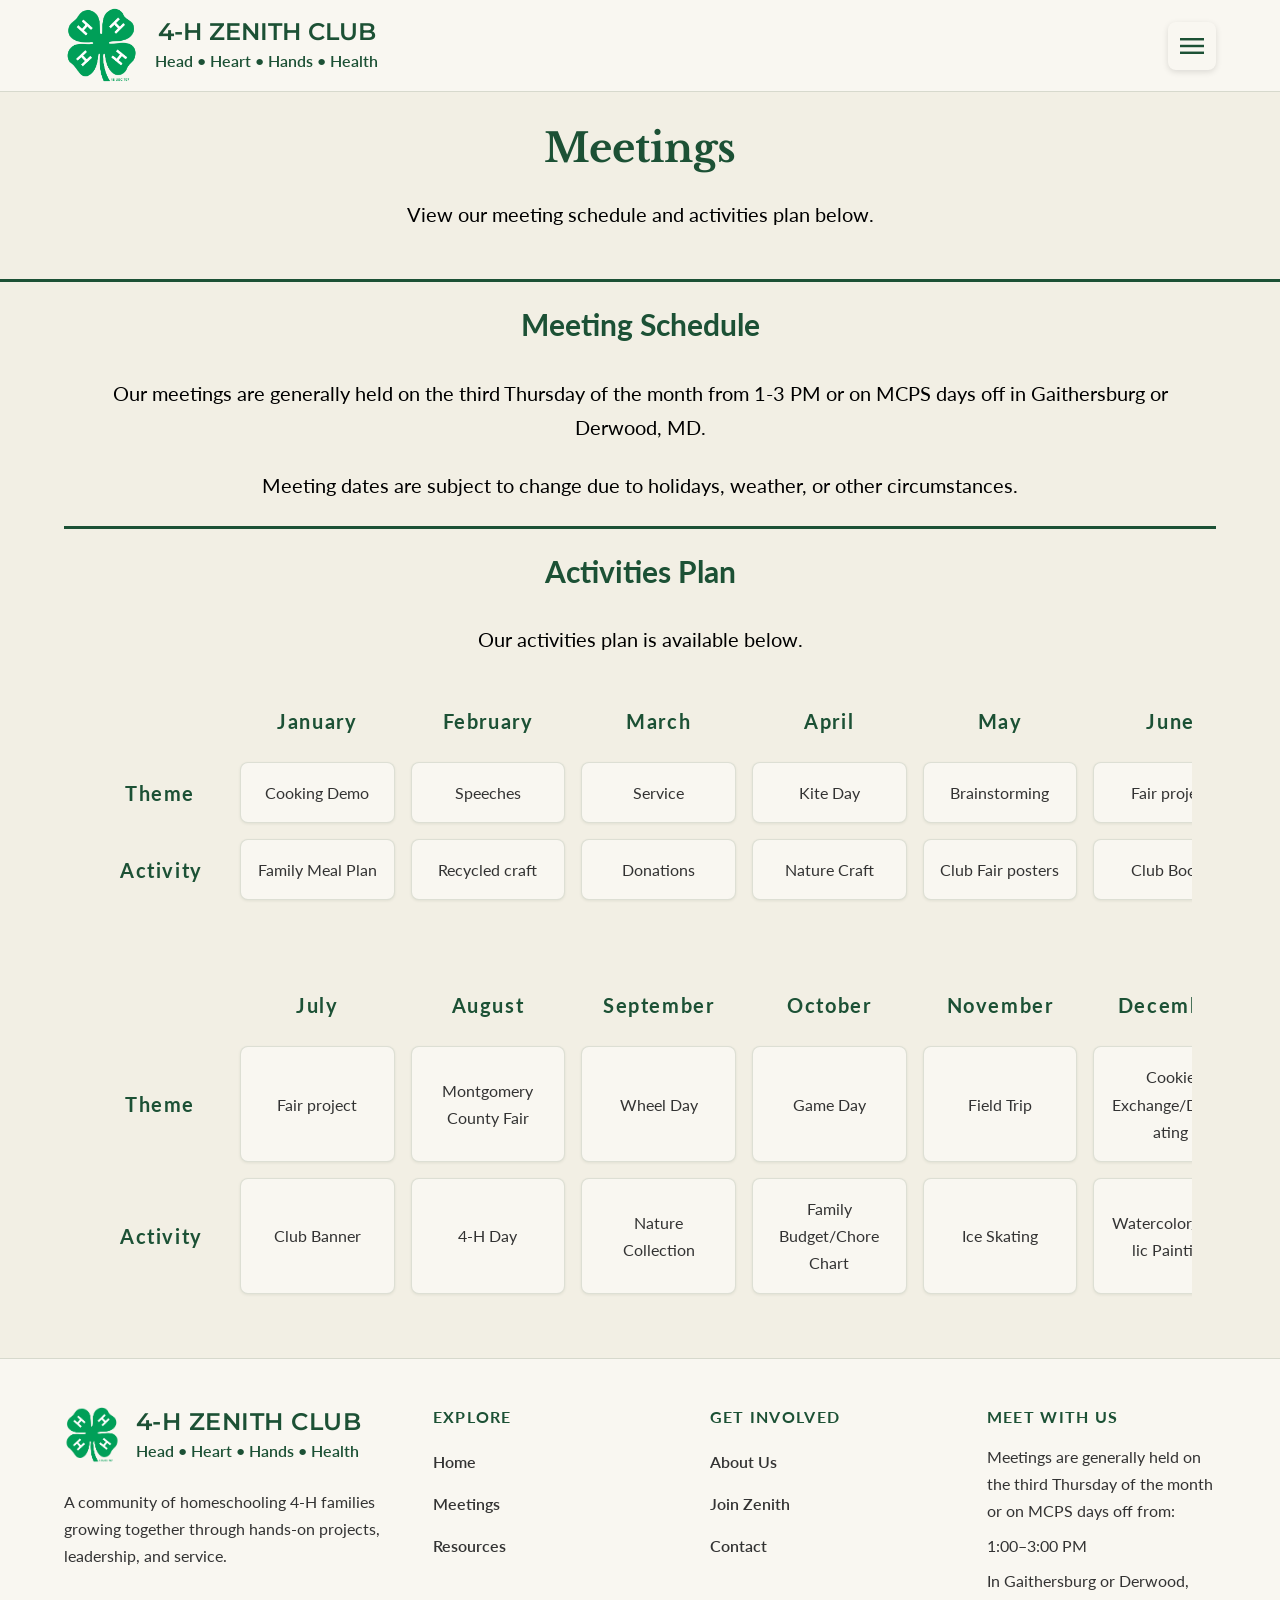
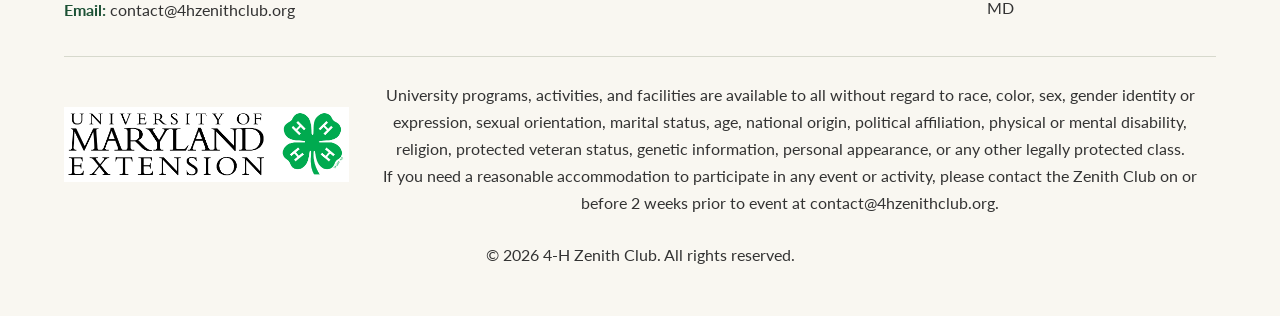
<file: meetings/index.html>
<!doctype html>
<html lang="en">
  <head>
    <meta charset="UTF-8" />
    <meta name="viewport" content="width=device-width, initial-scale=1.0" />
    <title>4-H Zenith Club | Meetings</title>
    <link rel="icon" type="image/svg+xml" href="/assets/images/zenith-logo/favicon.svg" />
    <link rel="icon" type="image/png" sizes="96x96" href="/assets/images/zenith-logo/favicon-96x96.png" />
    <link rel="shortcut icon" href="/assets/images/zenith-logo/favicon.ico" />
    <link rel="apple-touch-icon" sizes="180x180" href="/assets/images/zenith-logo/apple-touch-icon.png" />
    <link rel="manifest" href="/assets/images/zenith-logo/site.webmanifest" />
    <link rel="stylesheet" href="/css/main.css" />
    <script src="/js/nav.js" defer></script>
    <link rel="preconnect" href="https://fonts.googleapis.com" />
    <link rel="preconnect" href="https://fonts.gstatic.com" crossorigin />
    <link
      href="https://fonts.googleapis.com/css2?family=Lato:wght@400;500;600;700&family=Libre+Baskerville:wght@400;700&family=Montserrat:wght@400;500;600;700&display=swap"
      rel="stylesheet"
    />
  </head>
  <body>
    <header></header>
    <main class="page-main">
      <section class="hero" id="hero">
        <h1>Meetings</h1>
        <p>View our meeting schedule and activities plan below.</p>
      </section>
      <section class="content-section">
        <h2>Meeting Schedule</h2>
        <p>Our meetings are generally held on the third Thursday of the month from 1-3 PM or on MCPS days off in Gaithersburg or Derwood, MD.</p>
        <p>Meeting dates are subject to change due to holidays, weather, or other circumstances.</p>
      </section>
      <section class="content-section">
        <h2>Activities Plan</h2>
        <p>Our activities plan is available below.</p>
        <div class="table-scroll" style="margin-bottom: var(--space-md)">
          <table class="card-table card-table--months">
            <thead>
              <tr>
                <th class="card-table__corner" scope="col"></th>
                <th scope="col">January</th>
                <th scope="col">February</th>
                <th scope="col">March</th>
                <th scope="col">April</th>
                <th scope="col">May</th>
                <th scope="col">June</th>
              </tr>
            </thead>
            <tbody>
              <tr>
                <th scope="row">Theme</th>
                <td class="card-value">Cooking Demo</td>
                <td class="card-value">Speeches</td>
                <td class="card-value">Service</td>
                <td class="card-value">Kite Day</td>
                <td class="card-value">Brainstorming</td>
                <td class="card-value">Fair project</td>
              </tr>
              <tr>
                <th scope="row">Activity</th>
                <td class="card-value">Family Meal Plan</td>
                <td class="card-value">Recycled craft</td>
                <td class="card-value">Donations</td>
                <td class="card-value">Nature Craft</td>
                <td class="card-value">Club Fair posters</td>
                <td class="card-value">Club Booth</td>
              </tr>
            </tbody>
          </table>
        </div>
        <div class="table-scroll">
          <table class="card-table card-table--months">
            <thead>
              <tr>
                <th class="card-table__corner" scope="col"></th>
                <th scope="col">July</th>
                <th scope="col">August</th>
                <th scope="col">September</th>
                <th scope="col">October</th>
                <th scope="col">November</th>
                <th scope="col">December</th>
              </tr>
            </thead>
            <tbody>
              <tr>
                <th scope="row">Theme</th>
                <td class="card-value">Fair project</td>
                <td class="card-value">Montgomery County Fair</td>
                <td class="card-value">Wheel Day</td>
                <td class="card-value">Game Day</td>
                <td class="card-value">Field Trip</td>
                <td class="card-value">Cookie Exchange/Decorating</td>
              </tr>
              <tr>
                <th scope="row">Activity</th>
                <td class="card-value">Club Banner</td>
                <td class="card-value">4-H Day</td>
                <td class="card-value">Nature Collection</td>
                <td class="card-value">Family Budget/Chore Chart</td>
                <td class="card-value">Ice Skating</td>
                <td class="card-value">Watercolor/Acrylic Painting</td>
              </tr>
            </tbody>
          </table>
        </div>
      </section>
    </main>
    <footer></footer>
  </body>
</html>
</file>
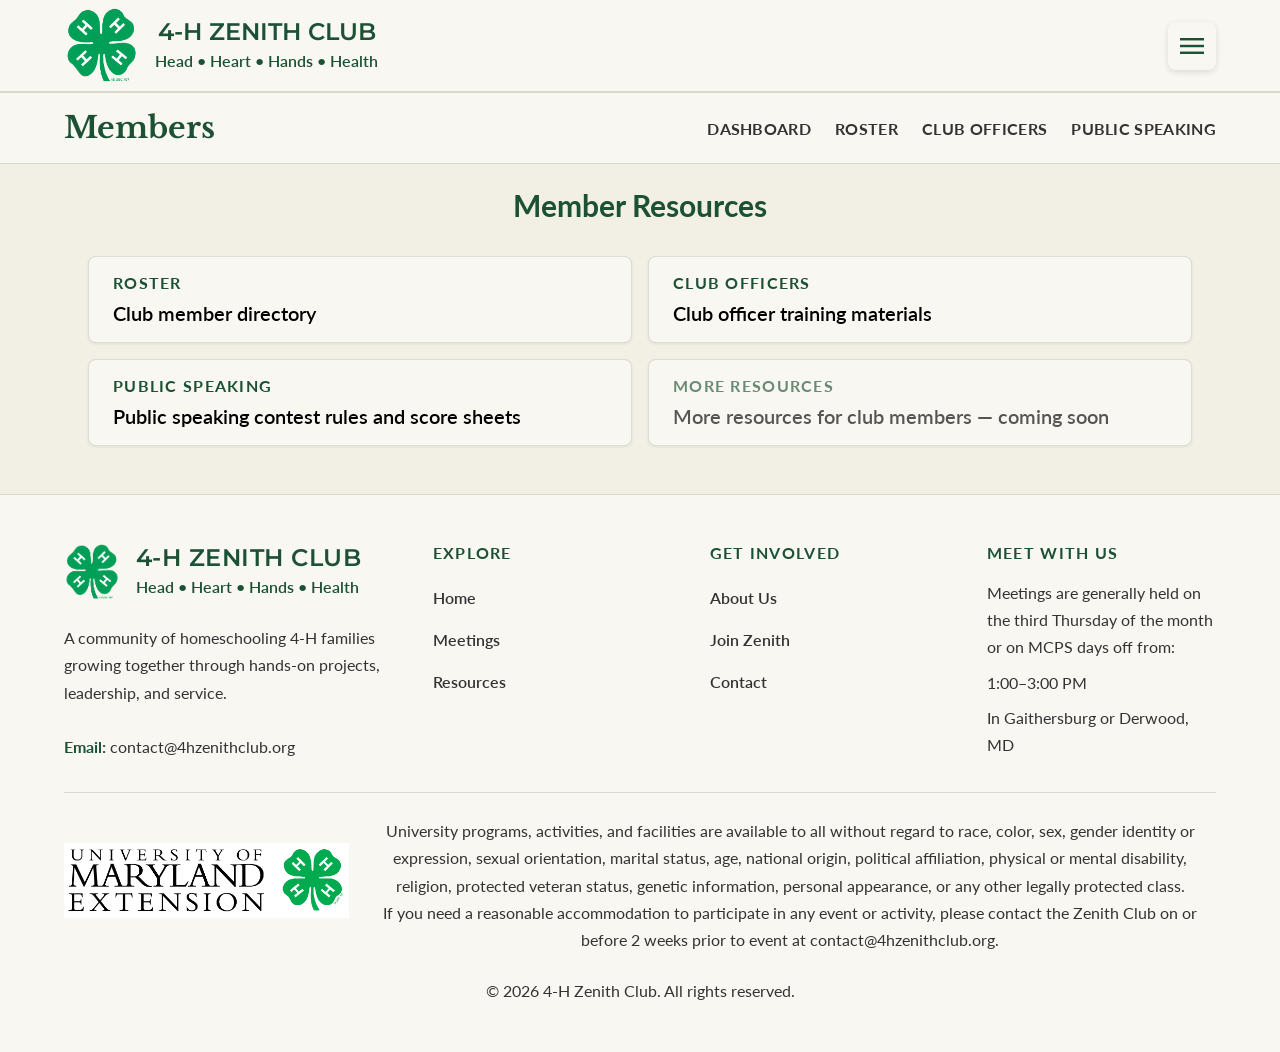
<file: members/index.html>
<!doctype html>
<html lang="en">
  <head>
    <meta charset="UTF-8" />
    <meta name="viewport" content="width=device-width, initial-scale=1.0" />
    <title>4-H Zenith Club | Members</title>
    <link rel="icon" type="image/svg+xml" href="/assets/images/zenith-logo/favicon.svg" />
    <link rel="icon" type="image/png" sizes="96x96" href="/assets/images/zenith-logo/favicon-96x96.png" />
    <link rel="shortcut icon" href="/assets/images/zenith-logo/favicon.ico" />
    <link rel="apple-touch-icon" sizes="180x180" href="/assets/images/zenith-logo/apple-touch-icon.png" />
    <link rel="manifest" href="/assets/images/zenith-logo/site.webmanifest" />
    <link rel="stylesheet" href="/css/main.css" />
    <script src="/js/nav.js" defer></script>
    <script src="/js/members-nav.js" defer></script>
    <link rel="preconnect" href="https://fonts.googleapis.com" />
    <link rel="preconnect" href="https://fonts.gstatic.com" crossorigin />
    <link
      href="https://fonts.googleapis.com/css2?family=Lato:wght@400;500;600;700&family=Libre+Baskerville:wght@400;700&family=Montserrat:wght@400;500;600;700&display=swap"
      rel="stylesheet"
    />
  </head>
  <body>
    <header></header>
    <main class="page-main" data-page-title="Members">
      <section class="content-section">
        <h2>Member Resources</h2>
        <ul class="layout-grid cols-2 cards-md type-card">
          <li>
            <a href="/members/roster/">
              <h3 class="card-label">Roster</h3>
              <p class="card-value">Club member directory</p>
            </a>
          </li>
          <li>
            <a href="/members/officers/">
              <h3 class="card-label">Club Officers</h3>
              <p class="card-value">Club officer training materials</p>
            </a>
          </li>
          <li>
            <a href="/members/public-speaking/">
              <h3 class="card-label">Public Speaking</h3>
              <p class="card-value">Public speaking contest rules and score sheets</p>
            </a>
          </li>
          <li>
            <span class="card-grid-item card-grid-item--soon">
              <h3 class="card-label">More Resources</h3>
              <p class="card-value">More resources for club members — coming soon</p>
            </span>
          </li>
        </ul>
      </section>
    </main>
    <footer></footer>
  </body>
</html>
</file>
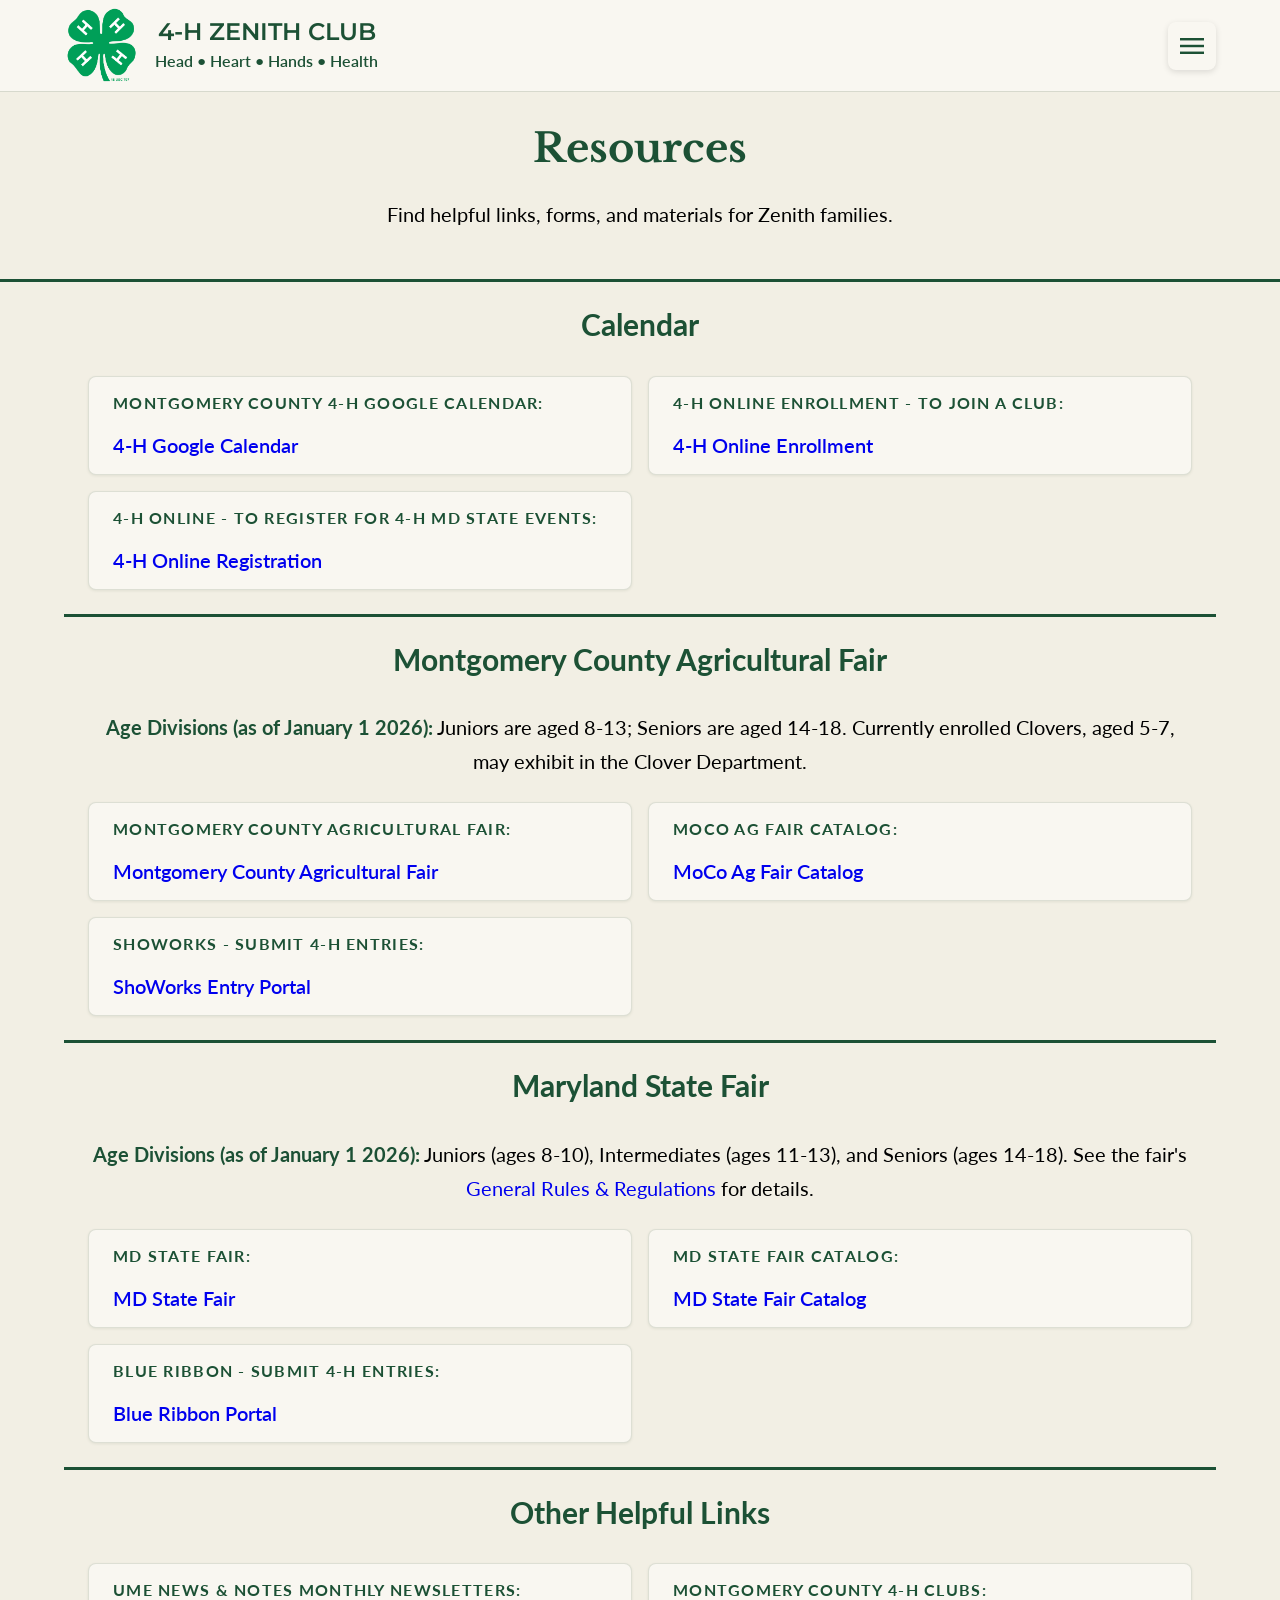
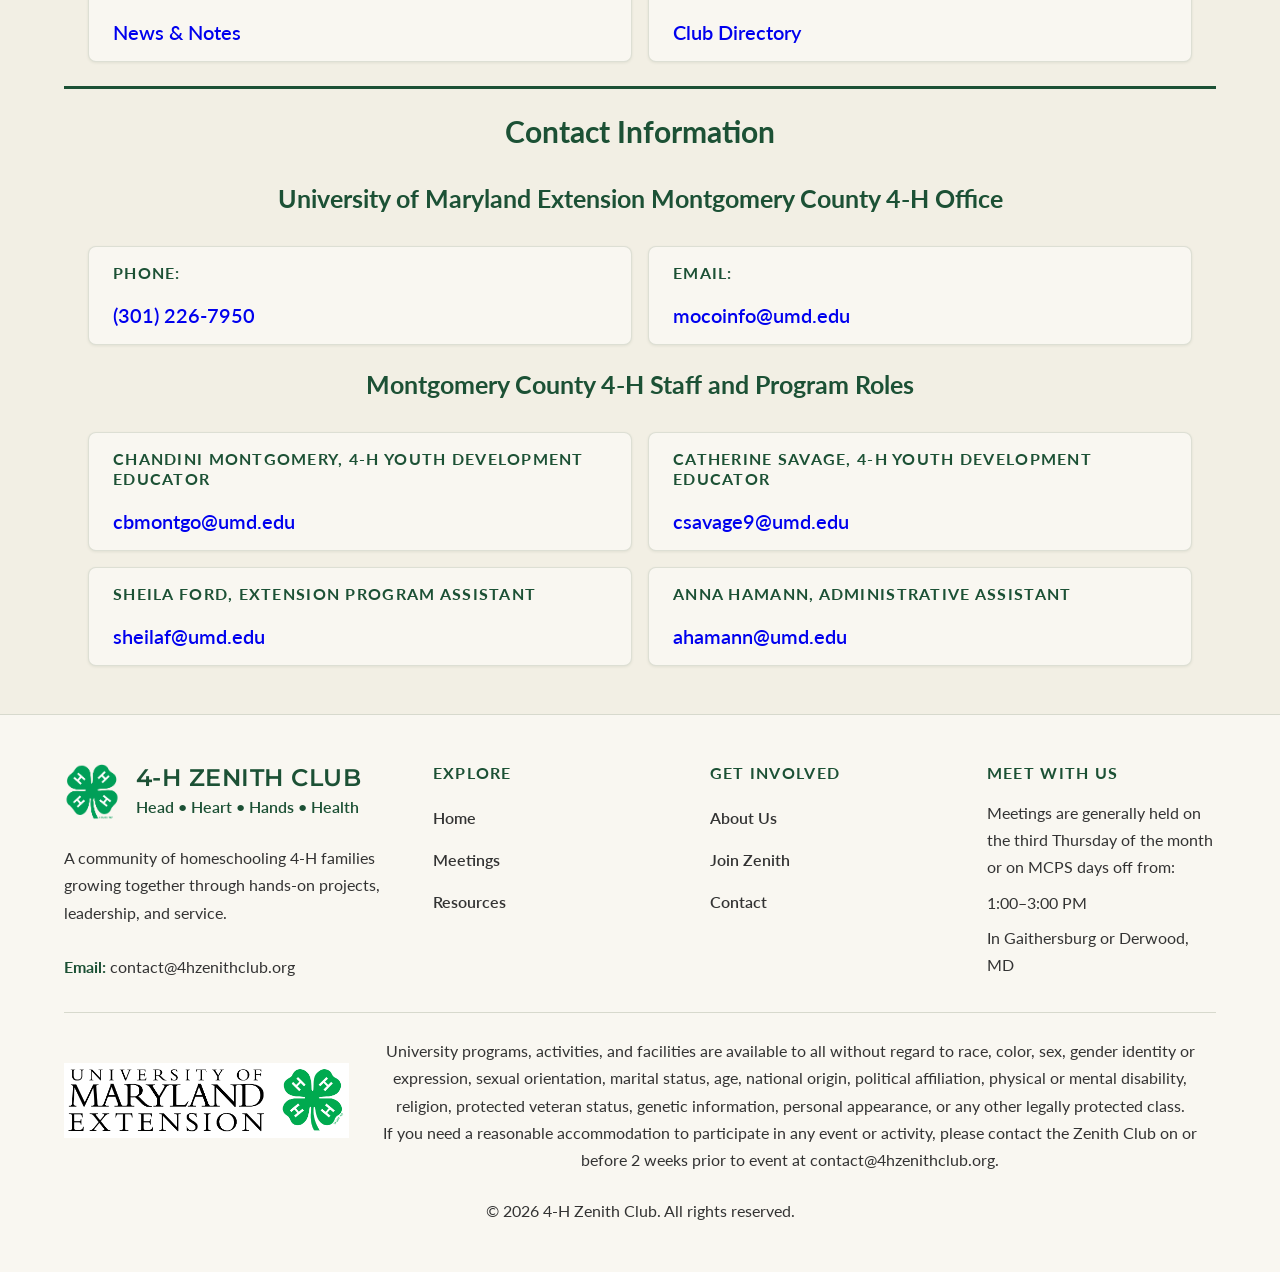
<file: resources/index.html>
<!doctype html>
<html lang="en">
  <head>
    <meta charset="UTF-8" />
    <meta name="viewport" content="width=device-width, initial-scale=1.0" />
    <title>4-H Zenith Club | Resources</title>
    <link rel="icon" type="image/svg+xml" href="/assets/images/zenith-logo/favicon.svg" />
    <link rel="icon" type="image/png" sizes="96x96" href="/assets/images/zenith-logo/favicon-96x96.png" />
    <link rel="shortcut icon" href="/assets/images/zenith-logo/favicon.ico" />
    <link rel="apple-touch-icon" sizes="180x180" href="/assets/images/zenith-logo/apple-touch-icon.png" />
    <link rel="manifest" href="/assets/images/zenith-logo/site.webmanifest" />
    <link rel="stylesheet" href="/css/main.css" />
    <script src="/js/nav.js" defer></script>
    <link rel="preconnect" href="https://fonts.googleapis.com" />
    <link rel="preconnect" href="https://fonts.gstatic.com" crossorigin />
    <link
      href="https://fonts.googleapis.com/css2?family=Lato:wght@400;500;600;700&family=Libre+Baskerville:wght@400;700&family=Montserrat:wght@400;500;600;700&display=swap"
      rel="stylesheet"
    />
  </head>
  <body>
    <header></header>
    <main class="page-main">
      <section class="hero" id="hero">
        <h1>Resources</h1>
        <p>Find helpful links, forms, and materials for Zenith families.</p>
      </section>
      <section class="content-section">
        <h2>Calendar</h2>
        <ul class="layout-grid cols-3 cards-lg type-card">
          <li>
            <h3 class="card-label">
              Montgomery County 4-H Google Calendar:
            </h3>
            <p class="card-value">
              <a
                href="https://calendar.google.com/calendar/u/0/embed?src=c_455ff7c37ebcf99e28500236873d7d56c782efd838e55fc7dd1698b9f0512ef5@group.calendar.google.com&ctz=America/New_York"
                class="link"
                target="_blank"
                rel="noopener"
                >4-H Google Calendar</a
              >
            </p>
          </li>
          <li>
            <h3 class="card-label">4-H Online Enrollment - to join a Club:</h3>
            <p class="card-value">
              <a
                href="https://4honline.com/#/landing"
                class="link"
                target="_blank"
                rel="noopener"
                >4-H Online Enrollment</a
              >
            </p>
          </li>
          <li>
            <h3 class="card-label">
              4-H Online - to register for 4-H MD State events:
            </h3>
            <p class="card-value">
              <a
                href="https://v2.4honline.com/#/user/sign-in"
                class="link"
                target="_blank"
                rel="noopener"
                >4-H Online Registration</a
              >
            </p>
          </li>
        </ul>
      </section>

      <section class="content-section">
        <h2>Montgomery County Agricultural Fair</h2>
        <div class="prose">
          <p>
            <strong>Age Divisions (as of January 1 2026):</strong>
            Juniors are aged 8-13; Seniors are aged 14-18. Currently enrolled
            Clovers, aged 5-7, may exhibit in the Clover Department.
          </p>
        </div>
        <ul class="layout-grid cols-3 cards-lg type-card">
          <li>
            <h3 class="card-label">Montgomery County Agricultural Fair:</h3>
            <p class="card-value">
              <a
                href="https://mcagfair.com/"
                class="link"
                target="_blank"
                rel="noopener"
                >Montgomery County Agricultural Fair</a
              >
            </p>
          </li>
          <li>
            <h3 class="card-label">MoCo Ag Fair Catalog:</h3>
            <p class="card-value">
              <a
                href="https://mcagfair.com/fair-catalog/"
                class="link"
                target="_blank"
                rel="noopener"
                >MoCo Ag Fair Catalog</a
              >
            </p>
          </li>
          <li>
            <h3 class="card-label">ShoWorks - Submit 4-H Entries:</h3>
            <p class="card-value">
              <a
                href="https://montco.fairwire.com/message.aspx?type=general&number=4"
                class="link"
                target="_blank"
                rel="noopener"
                >ShoWorks Entry Portal</a
              >
            </p>
          </li>
        </ul>
      </section>

      <section class="content-section">
        <h2>Maryland State Fair</h2>
        <div class="prose">
          <p>
            <strong>Age Divisions (as of January 1 2026):</strong>
            Juniors (ages 8-10), Intermediates (ages 11-13), and Seniors
            (ages 14-18). See the fair's
            <a
              href="https://marylandstatefair.com/wp-content/uploads/2026/07/2026-4H-General-4H-and-FFA-Rules.pdf"
              class="link"
              target="_blank"
              rel="noopener"
              >General Rules &amp; Regulations</a
            >
            for details.
          </p>
        </div>
        <ul class="layout-grid cols-3 cards-lg type-card">
          <li>
            <h3 class="card-label">MD State Fair:</h3>
            <p class="card-value">
              <a
                href="https://marylandstatefair.com/"
                class="link"
                target="_blank"
                rel="noopener"
                >MD State Fair</a
              >
            </p>
          </li>
          <li>
            <h3 class="card-label">MD State Fair Catalog:</h3>
            <p class="card-value">
              <a
                href="https://marylandstatefair.com/4hffa/"
                class="link"
                target="_blank"
                rel="noopener"
                >MD State Fair Catalog</a
              >
            </p>
          </li>
          <li>
            <h3 class="card-label">Blue Ribbon - Submit 4-H Entries:</h3>
            <p class="card-value">
              <a
                href="https://www.blueribbonfair.com/BRFairProd/BlueRibbonStart.aspx?ID=7780"
                class="link"
                target="_blank"
                rel="noopener"
                >Blue Ribbon Portal</a
              >
            </p>
          </li>
        </ul>
      </section>

      <section class="content-section">
        <h2>Other Helpful Links</h2>
        <ul class="layout-grid cols-3 cards-lg type-card">
          <li>
            <h3 class="card-label">
              UME News &amp; Notes Monthly Newsletters:
            </h3>
            <p class="card-value">
              <a
                href="https://extension.umd.edu/locations/montgomery-county/4-h-youth-development/news-notes-newsletters/"
                class="link"
                target="_blank"
                rel="noopener"
                >News &amp; Notes</a
              >
            </p>
          </li>
          <li>
            <h3 class="card-label">Montgomery County 4-H Clubs:</h3>
            <p class="card-value">
              <a
                href="https://extension.umd.edu/locations/montgomery-county/4-h-youth-development/clubs/"
                class="link"
                target="_blank"
                rel="noopener"
                >Club Directory</a
              >
            </p>
          </li>
        </ul>
      </section>

      <section class="content-section">
        <h2>Contact Information</h2>
        <section class="content-section">
          <h3>University of Maryland Extension Montgomery County 4-H Office</h3>
          <ul class="layout-grid cols-3 cards-lg type-card">
            <li>
              <h3 class="card-label">Phone:</h3>
              <p class="card-value">
                <a href="tel:+13012267950" class="link">(301) 226-7950</a>
              </p>
            </li>
            <li>
              <h3 class="card-label">Email:</h3>
              <p class="card-value">
                <a href="mailto:mocoinfo@umd.edu" class="link"
                  >mocoinfo@umd.edu</a
                >
              </p>
            </li>
          </ul>
        </section>
        <section class="content-section">
          <h3>Montgomery County 4-H Staff and Program Roles</h3>
          <ul class="layout-grid cols-2 cards-lg type-card">
            <li>
              <h3 class="card-label">
                Chandini Montgomery, 4-H Youth Development Educator
              </h3>
              <p class="card-value">
                <a href="mailto:cbmontgo@umd.edu" class="link"
                  >cbmontgo@umd.edu</a
                >
              </p>
            </li>
            <li>
              <h3 class="card-label">
                Catherine Savage, 4-H Youth Development Educator
              </h3>
              <p class="card-value">
                <a href="mailto:csavage9@umd.edu" class="link"
                  >csavage9@umd.edu</a
                >
              </p>
            </li>
            <li>
              <h3 class="card-label">
                Sheila Ford, Extension Program Assistant
              </h3>
              <p class="card-value">
                <a href="mailto:sheilaf@umd.edu" class="link"
                  >sheilaf@umd.edu</a
                >
              </p>
            </li>
            <li>
              <h3 class="card-label">Anna Hamann, Administrative Assistant</h3>
              <p class="card-value">
                <a href="mailto:ahamann@umd.edu" class="link"
                  >ahamann@umd.edu</a
                >
              </p>
            </li>
          </ul>
        </section>
      </section>
    </main>
    <footer></footer>
  </body>
</html>
</file>
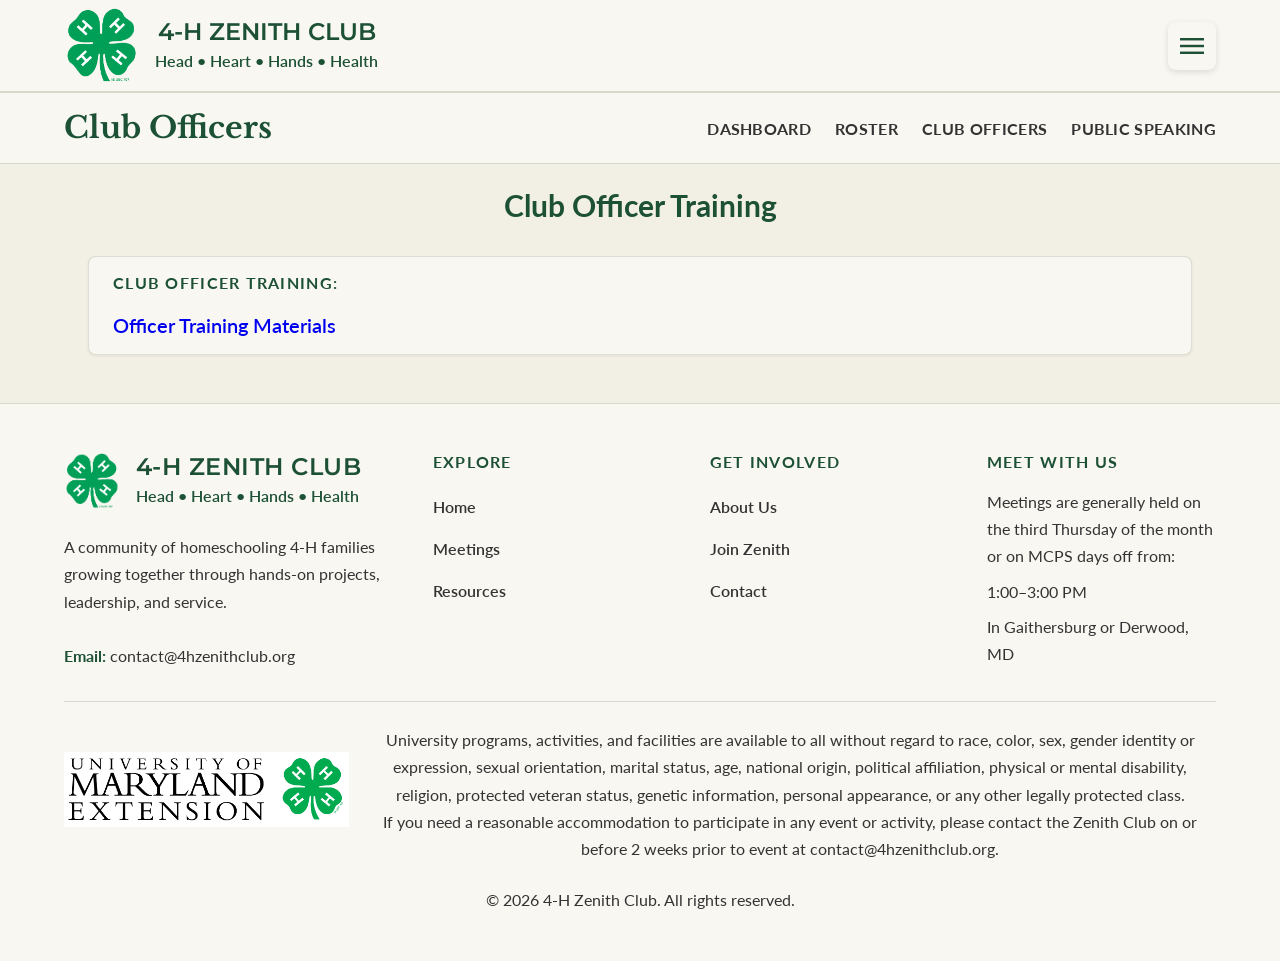
<file: members/officers/index.html>
<!doctype html>
<html lang="en">
  <head>
    <meta charset="UTF-8" />
    <meta name="viewport" content="width=device-width, initial-scale=1.0" />
    <title>4-H Zenith Club | Member Roster</title>
    <link rel="icon" type="image/svg+xml" href="/assets/images/zenith-logo/favicon.svg" />
    <link rel="icon" type="image/png" sizes="96x96" href="/assets/images/zenith-logo/favicon-96x96.png" />
    <link rel="shortcut icon" href="/assets/images/zenith-logo/favicon.ico" />
    <link rel="apple-touch-icon" sizes="180x180" href="/assets/images/zenith-logo/apple-touch-icon.png" />
    <link rel="manifest" href="/assets/images/zenith-logo/site.webmanifest" />
    <link rel="stylesheet" href="/css/main.css" />
    <script src="/js/nav.js" defer></script>
    <script src="/js/members-nav.js" defer></script>
    <link rel="preconnect" href="https://fonts.googleapis.com" />
    <link rel="preconnect" href="https://fonts.gstatic.com" crossorigin />
    <link
      href="https://fonts.googleapis.com/css2?family=Lato:wght@400;500;600;700&family=Libre+Baskerville:wght@400;700&family=Montserrat:wght@400;500;600;700&display=swap"
      rel="stylesheet"
    />
  </head>
  <body>
    <header></header>
    <main class="page-main" data-page-title="Club Officers">
      <section class="content-section">
        <h2>Club Officer Training</h2>
        <ul class="layout-grid cols-2 cards-lg type-card">

          <li>
            <h3 class="card-label">Club Officer Training:</h3>
            <p class="card-value">
              <a
                href="https://drive.google.com/drive/folders/1LwaIKjXad6tEvZBthZ1rqILE3mpxeD4c"
                class="link"
                target="_blank"
                rel="noopener"
                >Officer Training Materials</a
              >
            </p>
          </li>
        </ul>
      </section>
    </main>
    <footer></footer>
  </body>
</html>
</file>
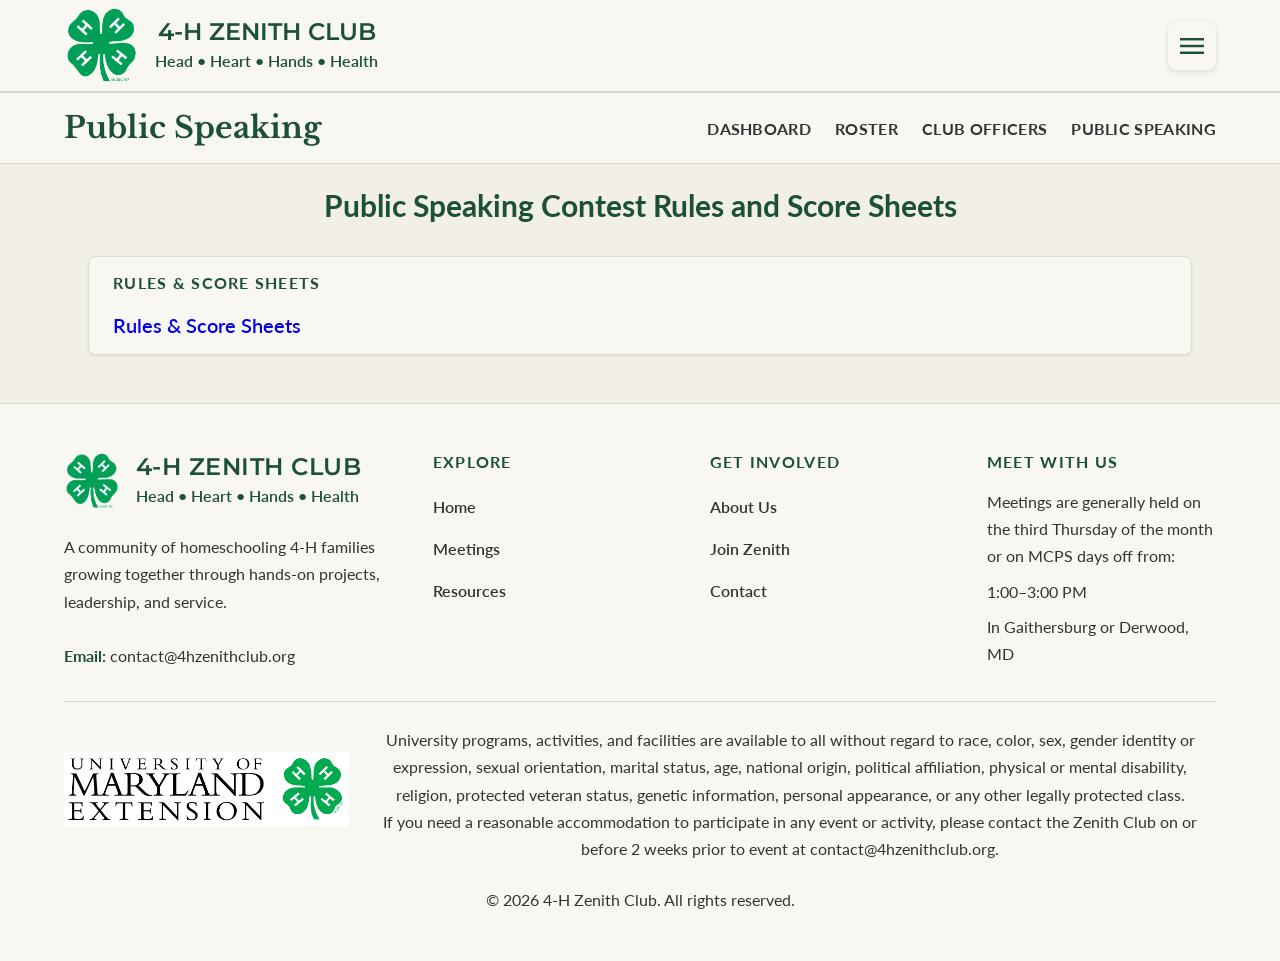
<file: members/public-speaking/index.html>
<!doctype html>
<html lang="en">
  <head>
    <meta charset="UTF-8" />
    <meta name="viewport" content="width=device-width, initial-scale=1.0" />
    <title>4-H Zenith Club | Member Roster</title>
    <link rel="icon" type="image/svg+xml" href="/assets/images/zenith-logo/favicon.svg" />
    <link rel="icon" type="image/png" sizes="96x96" href="/assets/images/zenith-logo/favicon-96x96.png" />
    <link rel="shortcut icon" href="/assets/images/zenith-logo/favicon.ico" />
    <link rel="apple-touch-icon" sizes="180x180" href="/assets/images/zenith-logo/apple-touch-icon.png" />
    <link rel="manifest" href="/assets/images/zenith-logo/site.webmanifest" />
    <link rel="stylesheet" href="/css/main.css" />
    <script src="/js/nav.js" defer></script>
    <script src="/js/members-nav.js" defer></script>
    <link rel="preconnect" href="https://fonts.googleapis.com" />
    <link rel="preconnect" href="https://fonts.gstatic.com" crossorigin />
    <link
      href="https://fonts.googleapis.com/css2?family=Lato:wght@400;500;600;700&family=Libre+Baskerville:wght@400;700&family=Montserrat:wght@400;500;600;700&display=swap"
      rel="stylesheet"
    />
  </head>
  <body>
    <header></header>
    <main class="page-main" data-page-title="Public Speaking">
      <section class="content-section">
        <h2>Public Speaking Contest Rules and Score Sheets</h2>
        <ul class="layout-grid cols-2 cards-lg type-card">
          <li>
            <h3 class="card-label">Rules &amp; Score Sheets</h3>
            <p class="card-value">
              <a
                href="https://drive.google.com/drive/folders/1w5Ihv17JYB3kmKugP6R0iXJvk9c5C1sw"
                class="link"
                target="_blank"
                rel="noopener"
                >Rules &amp; Score Sheets</a
              >
            </p>
          </li>
        </ul>
      </section>
    </main>
    <footer></footer>
  </body>
</html>
</file>
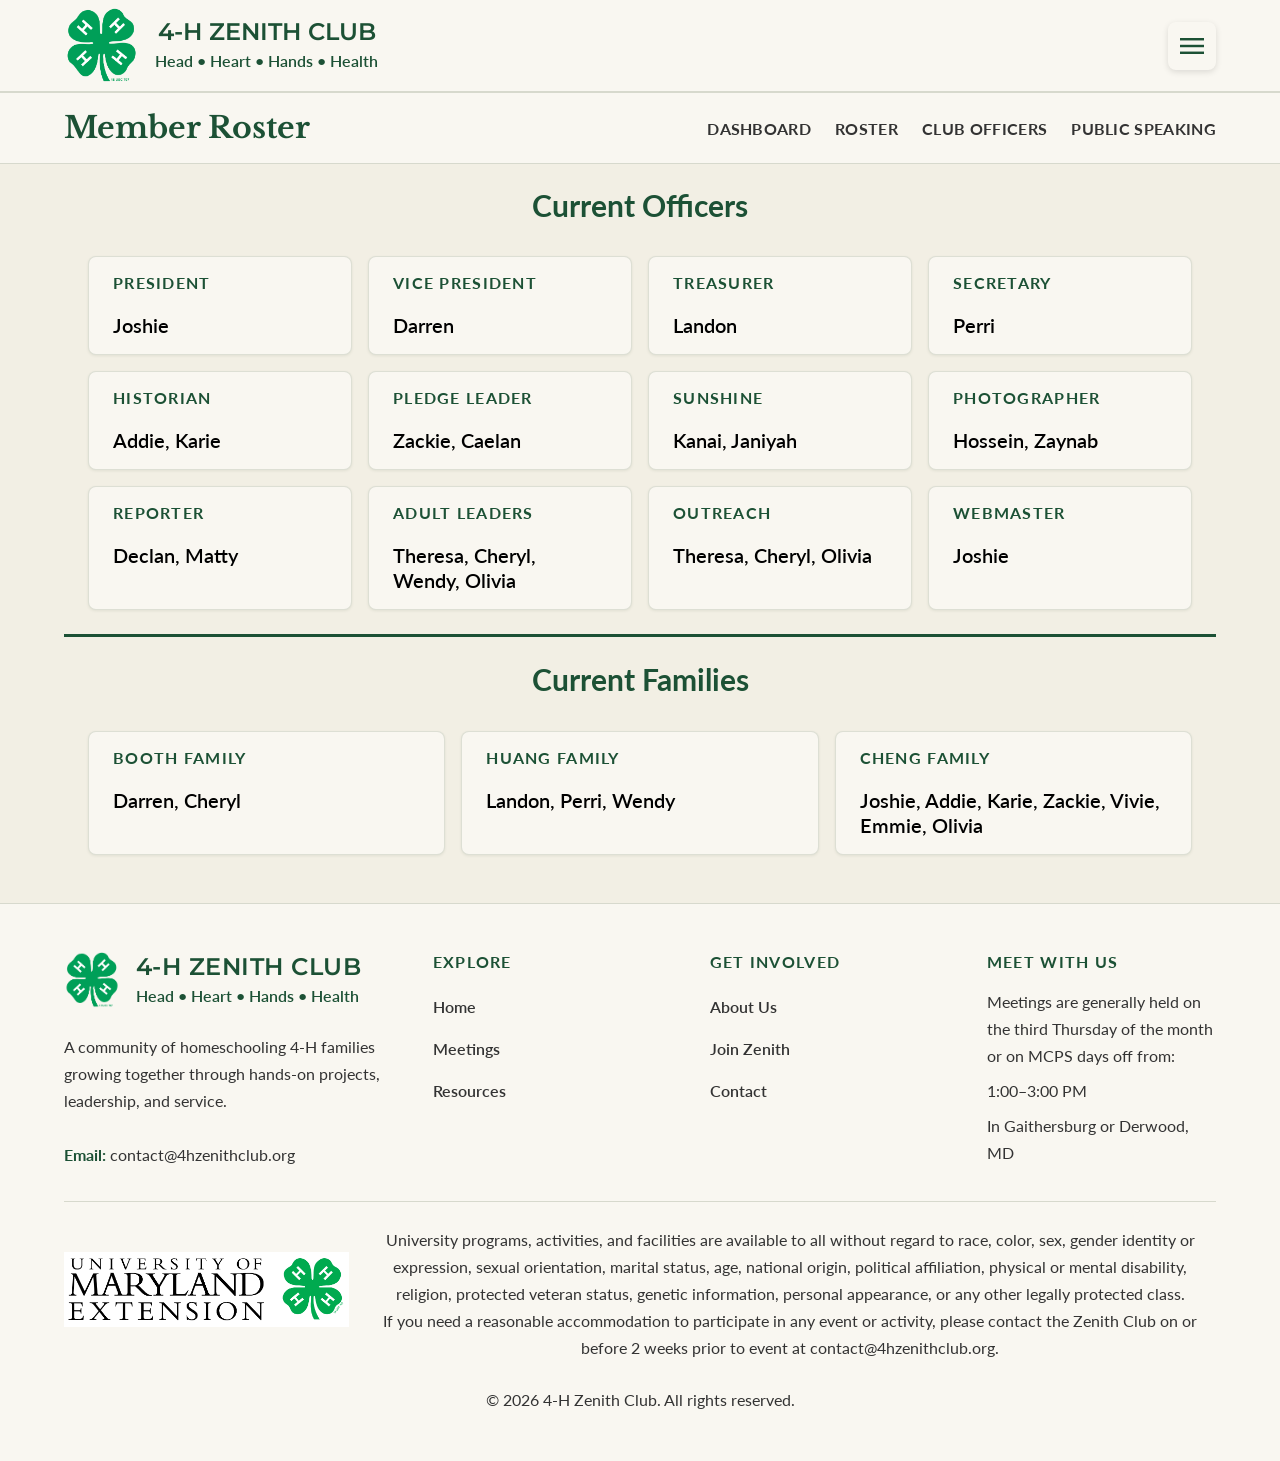
<file: members/roster/index.html>
<!doctype html>
<html lang="en">
  <head>
    <meta charset="UTF-8" />
    <meta name="viewport" content="width=device-width, initial-scale=1.0" />
    <title>4-H Zenith Club | Member Roster</title>
    <link rel="icon" type="image/svg+xml" href="/assets/images/zenith-logo/favicon.svg" />
    <link rel="icon" type="image/png" sizes="96x96" href="/assets/images/zenith-logo/favicon-96x96.png" />
    <link rel="shortcut icon" href="/assets/images/zenith-logo/favicon.ico" />
    <link rel="apple-touch-icon" sizes="180x180" href="/assets/images/zenith-logo/apple-touch-icon.png" />
    <link rel="manifest" href="/assets/images/zenith-logo/site.webmanifest" />
    <link rel="stylesheet" href="/css/main.css" />
    <script src="/js/nav.js" defer></script>
    <script src="/js/members-nav.js" defer></script>
    <link rel="preconnect" href="https://fonts.googleapis.com" />
    <link rel="preconnect" href="https://fonts.gstatic.com" crossorigin />
    <link
      href="https://fonts.googleapis.com/css2?family=Lato:wght@400;500;600;700&family=Libre+Baskerville:wght@400;700&family=Montserrat:wght@400;500;600;700&display=swap"
      rel="stylesheet"
    />
  </head>
  <body>
    <header></header>
    <main class="page-main" data-page-title="Member Roster">
      <section class="content-section" id="current-officers">
        <h2>Current Officers</h2>
        <ul class="layout-grid cards-sm type-card">
          <li>
            <h3 class="card-label">President</h3>
            <p class="card-value">Joshie</p>
          </li>
          <li>
            <h3 class="card-label">Vice President</h3>
            <p class="card-value">Darren</p>
          </li>
          <li>
            <h3 class="card-label">Treasurer</h3>
            <p class="card-value">Landon</p>
          </li>
          <li>
            <h3 class="card-label">Secretary</h3>
            <p class="card-value">Perri</p>
          </li>
          <li>
            <h3 class="card-label">Historian</h3>
            <p class="card-value">Addie, Karie</p>
          </li>
          <li>
            <h3 class="card-label">Pledge Leader</h3>
            <p class="card-value">Zackie, Caelan</p>
          </li>
          <li>
            <h3 class="card-label">Sunshine</h3>
            <p class="card-value">Kanai, Janiyah</p>
          </li>
          <li>
            <h3 class="card-label">Photographer</h3>
            <p class="card-value">Hossein, Zaynab</p>
          </li>
          <li>
            <h3 class="card-label">Reporter</h3>
            <p class="card-value">Declan, Matty</p>
          </li>
          <li>
            <h3 class="card-label">Adult Leaders</h3>
            <p class="card-value">Theresa, Cheryl, Wendy, Olivia</p>
          </li>
          <li>
            <h3 class="card-label">Outreach</h3>
            <p class="card-value">Theresa, Cheryl, Olivia</p>
          </li>
          <li>
            <h3 class="card-label">Webmaster</h3>
            <p class="card-value">Joshie</p>
          </li>
        </ul>
      </section>
      <section class="content-section" id="current-families">
        <h2>Current Families</h2>
        <ul class="layout-grid cards-sm type-card">
          <li>
            <h3 class="card-label">Booth Family</h3>
            <p class="card-value">Darren, Cheryl</p>
          </li>
          <li>
            <h3 class="card-label">Huang Family</h3>
            <p class="card-value">Landon, Perri, Wendy</p>
          </li>
          <li>
            <h3 class="card-label">Cheng Family</h3>
            <p class="card-value">
              Joshie, Addie, Karie, Zackie, Vivie, Emmie, Olivia
            </p>
          </li>
        </ul>
      </section>
    </main>
    <footer></footer>
  </body>
</html>
</file>
<file: css/main.css>
@import url("variables.css");
@import url("base.css");
@import url("buttons.css");
@import url("nav.css");
@import url("page.css");
@import url("components.css");
@import url("home.css");
@import url("members.css");
</file>
